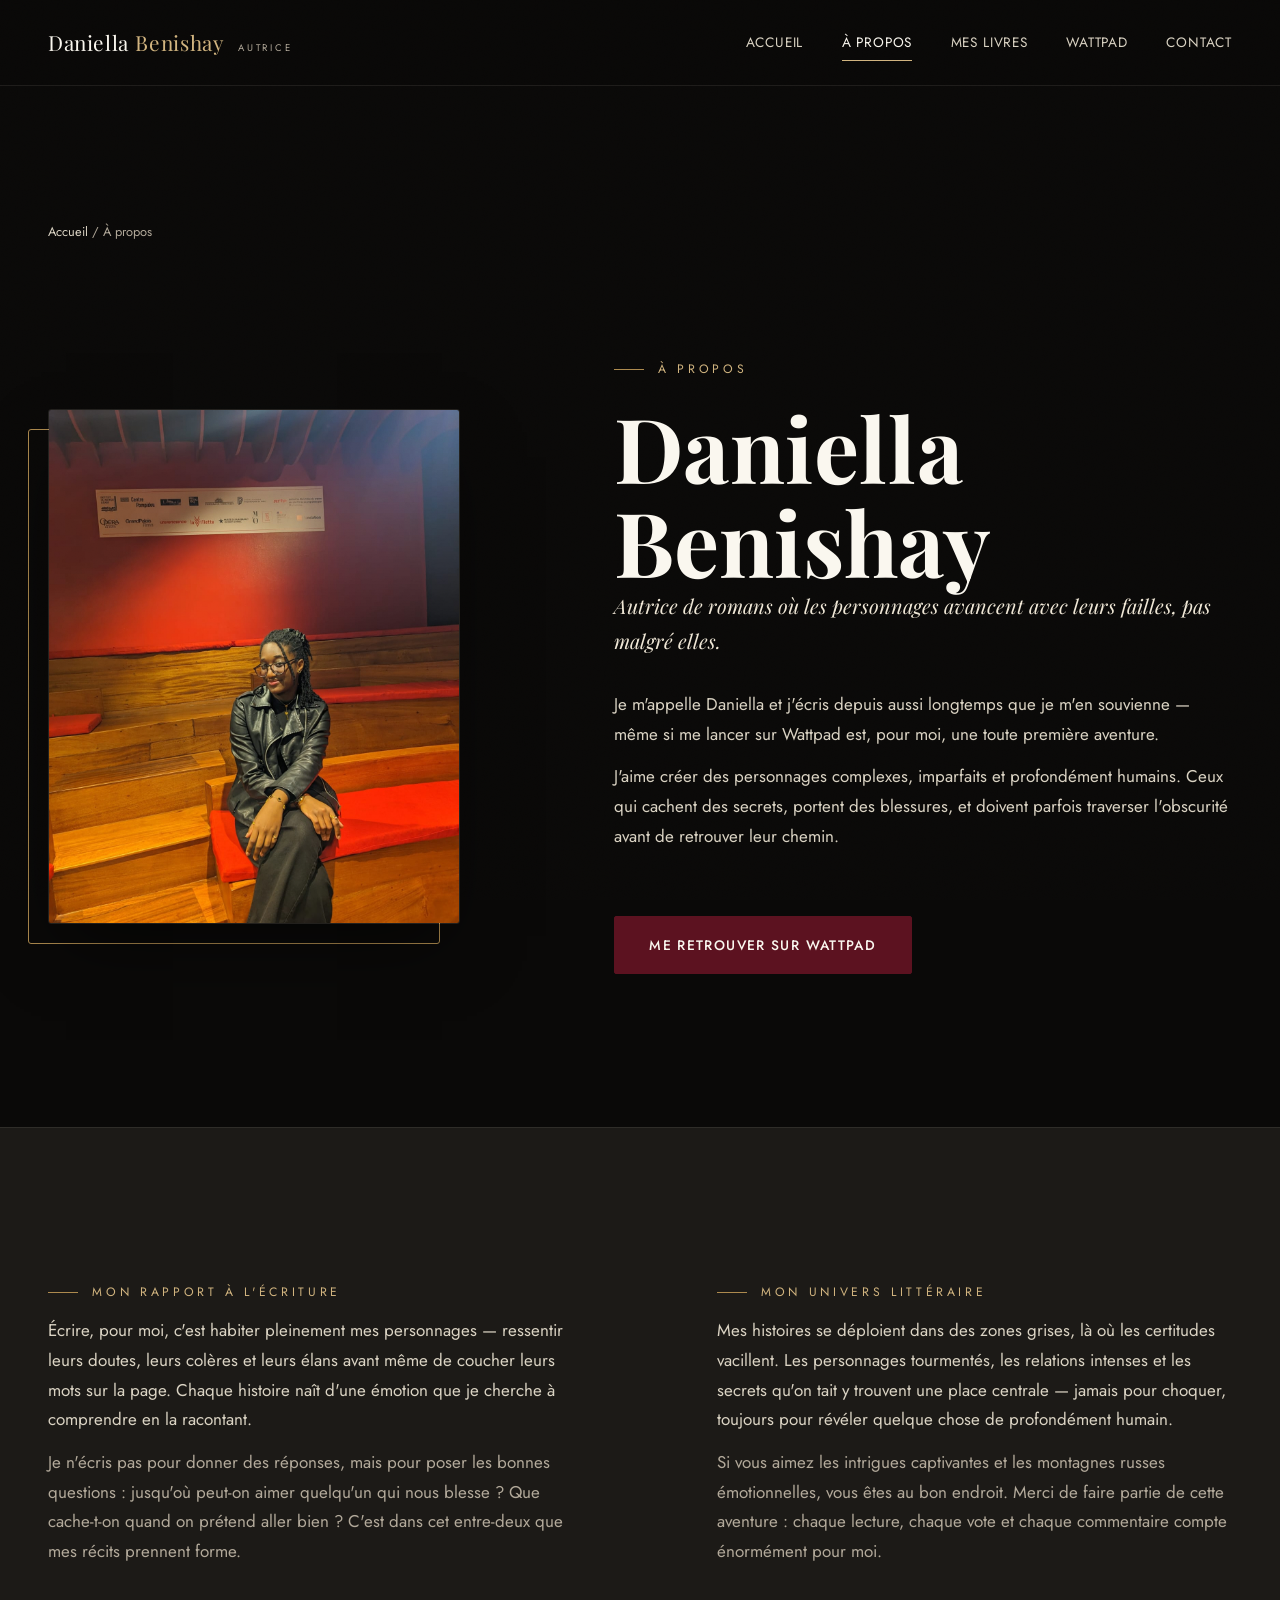
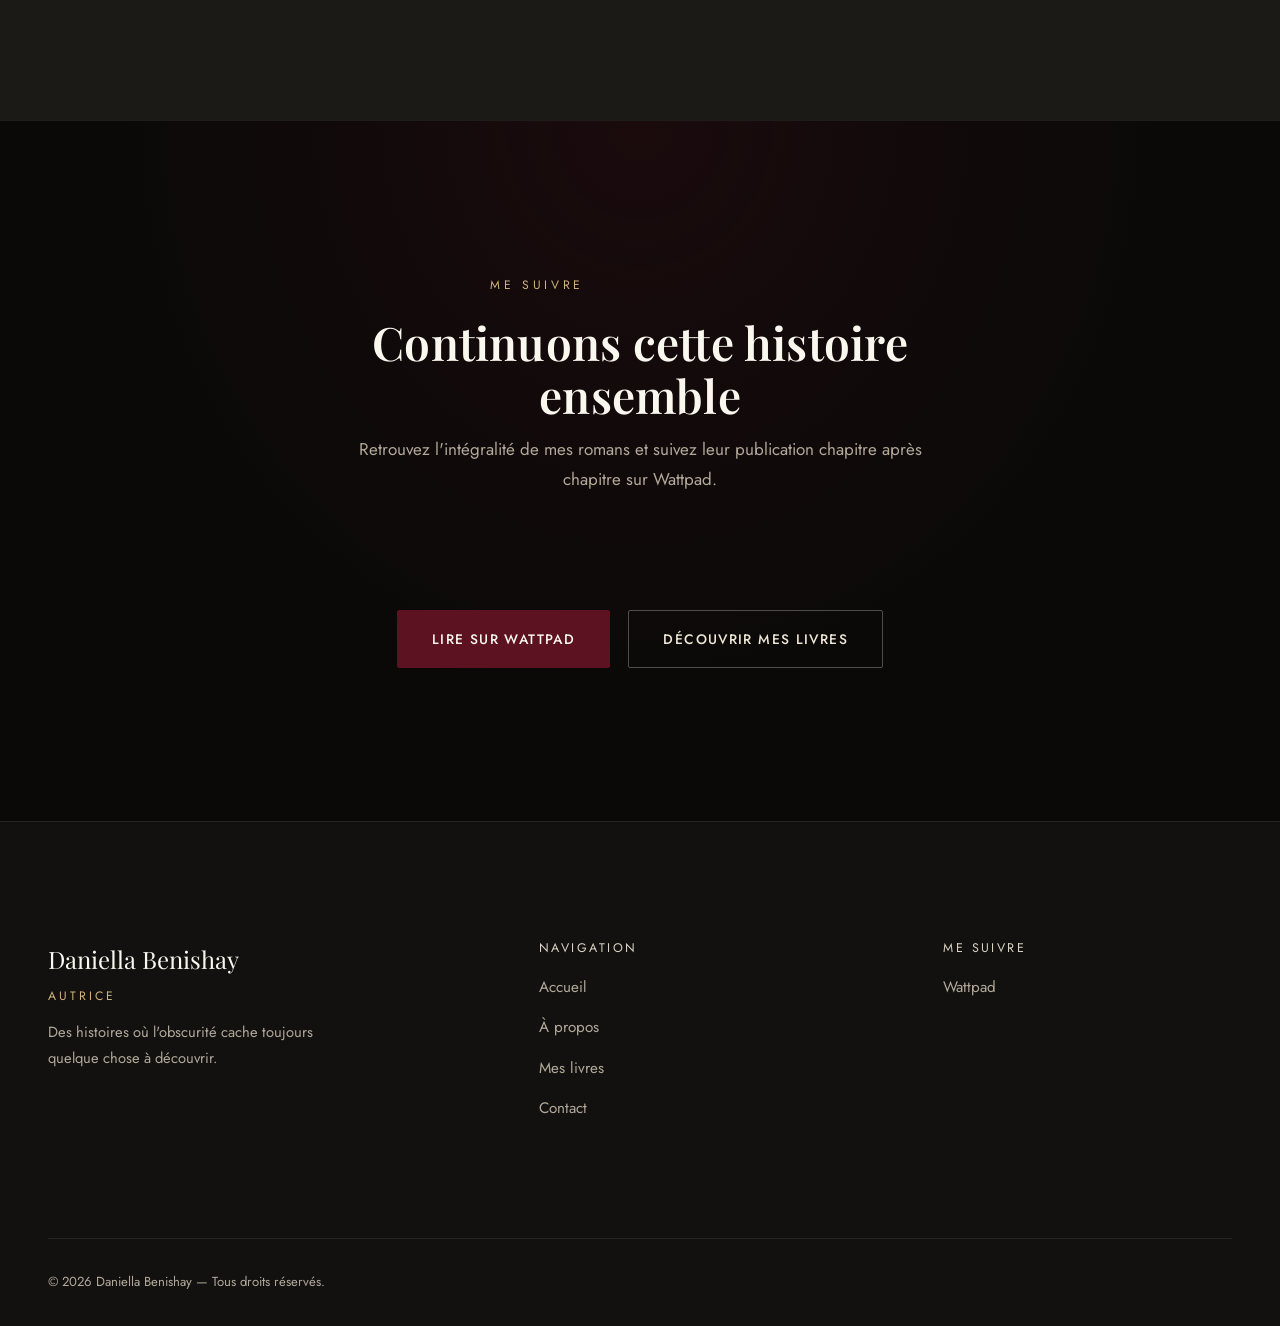
<file: about.html>
<!DOCTYPE html>
<html lang="fr">
<head>
  <meta charset="UTF-8" />
  <meta name="viewport" content="width=device-width, initial-scale=1.0" />
  <title>À propos — Daniella Benishay</title>
  <meta name="description" content="Découvrez Daniella Benishay : son rapport à l'écriture, son univers littéraire et la passion qui l'anime depuis toujours." />
  <meta name="author" content="Daniella Benishay" />

  <meta property="og:type" content="profile" />
  <meta property="og:title" content="À propos — Daniella Benishay" />
  <meta property="og:description" content="Son rapport à l'écriture, son univers littéraire et la passion qui l'anime depuis toujours." />
  <meta property="og:image" content="images/author/daniella.jpg" />
  <meta property="og:locale" content="fr_FR" />

  <link rel="icon" type="image/svg+xml" href="favicon.svg" />
  <link rel="preconnect" href="https://fonts.googleapis.com" />
  <link rel="preconnect" href="https://fonts.gstatic.com" crossorigin />
  <link href="https://fonts.googleapis.com/css2?family=Playfair+Display:ital,wght@0,500;0,600;0,700;0,800;1,500;1,600&amp;family=Jost:wght@300;400;500;600&amp;display=swap" rel="stylesheet" />
  <link rel="stylesheet" href="css/style.css" />
</head>
<body>
  <div class="transition-page" aria-hidden="true"><span class="transition-page__marque">D. B.</span></div>

  <a class="lien-evite" href="#contenu-principal">Aller au contenu principal</a>

  <header class="entete">
    <nav class="nav" aria-label="Navigation principale">
      <a href="index.html" class="nav__logo">Daniella <span>Benishay</span><em>Autrice</em></a>

      <div class="nav__liens nav__liens--mobile" id="menu-navigation">
        <ul class="nav__liste">
          <li><a href="index.html">Accueil</a></li>
          <li><a href="about.html" aria-current="page">À propos</a></li>
          <li><a href="books.html">Mes livres</a></li>
          <li><a href="https://www.wattpad.com/user/deliaben16?utm_source=android&amp;utm_medium=link&amp;utm_campaign=invitefriends" target="_blank" rel="noopener noreferrer">Wattpad</a></li>
          <li><a href="contact.html">Contact</a></li>
        </ul>
      </div>

      <button class="nav__hamburger" aria-expanded="false" aria-controls="menu-navigation" aria-label="Ouvrir le menu de navigation">
        <span></span><span></span><span></span>
      </button>
    </nav>
  </header>

  <div class="voile-menu"></div>

  <main id="contenu-principal">
    <section class="about-hero">
      <div class="container">
        <p class="fil-ariane"><a href="index.html">Accueil</a> / À propos</p>
        <div class="about-hero__grille mt-lg">
          <div class="about-hero__portrait-cadre au-scroll">
            <div class="about-hero__portrait" data-cadre-couverture data-texte-absent="Photo à venir">
              <!-- AJOUTER LA PHOTO DE DANIELLA ICI : remplacez le fichier images/author/daniella.jpg -->
              <img data-couverture src="images/author/daniella.jpg" alt="Photo placeholder de Daniella Benishay — à remplacer par une photo officielle" loading="lazy" width="900" height="1100" />
            </div>
            <div class="about-hero__cadre-decor" aria-hidden="true"></div>
          </div>
          <div class="about-hero__texte au-scroll" style="--retard:0.1s">
            <p class="kicker">À propos</p>
            <h1>Daniella Benishay</h1>
            <p class="about-hero__accroche">Autrice de romans où les personnages avancent avec leurs failles, pas malgré elles.</p>
            <p>Je m'appelle Daniella et j'écris depuis aussi longtemps que je m'en souvienne — même si me lancer sur Wattpad est, pour moi, une toute première aventure.</p>
            <p>J'aime créer des personnages complexes, imparfaits et profondément humains. Ceux qui cachent des secrets, portent des blessures, et doivent parfois traverser l'obscurité avant de retrouver leur chemin.</p>
            <div class="groupe-boutons mt-md">
              <a href="https://www.wattpad.com/user/deliaben16?utm_source=android&amp;utm_medium=link&amp;utm_campaign=invitefriends" class="btn btn--primaire" target="_blank" rel="noopener noreferrer">Me retrouver sur Wattpad</a>
            </div>
          </div>
        </div>
      </div>
    </section>

    <section class="section-editoriale">
      <div class="container">
        <div class="section-editoriale__grille">
          <div class="section-editoriale__bloc au-scroll">
            <p class="kicker">Mon rapport à l'écriture</p>
            <h3 class="sr-only">Mon rapport à l'écriture</h3>
            <p>Écrire, pour moi, c'est habiter pleinement mes personnages — ressentir leurs doutes, leurs colères et leurs élans avant même de coucher leurs mots sur la page. Chaque histoire naît d'une émotion que je cherche à comprendre en la racontant.</p>
            <p>Je n'écris pas pour donner des réponses, mais pour poser les bonnes questions : jusqu'où peut-on aimer quelqu'un qui nous blesse ? Que cache-t-on quand on prétend aller bien ? C'est dans cet entre-deux que mes récits prennent forme.</p>
          </div>
          <div class="section-editoriale__bloc au-scroll" style="--retard:0.12s">
            <p class="kicker">Mon univers littéraire</p>
            <h3 class="sr-only">Mon univers littéraire</h3>
            <p>Mes histoires se déploient dans des zones grises, là où les certitudes vacillent. Les personnages tourmentés, les relations intenses et les secrets qu'on tait y trouvent une place centrale — jamais pour choquer, toujours pour révéler quelque chose de profondément humain.</p>
            <p>Si vous aimez les intrigues captivantes et les montagnes russes émotionnelles, vous êtes au bon endroit. Merci de faire partie de cette aventure : chaque lecture, chaque vote et chaque commentaire compte énormément pour moi.</p>
          </div>
        </div>
      </div>
    </section>

    <section class="wattpad-cta">
      <div class="container">
        <div class="wattpad-cta__contenu au-scroll">
          <p class="kicker">Me suivre</p>
          <h2>Continuons cette histoire ensemble</h2>
          <p class="wattpad-cta__texte">Retrouvez l'intégralité de mes romans et suivez leur publication chapitre après chapitre sur Wattpad.</p>
          <div class="groupe-boutons">
            <a href="https://www.wattpad.com/user/deliaben16?utm_source=android&amp;utm_medium=link&amp;utm_campaign=invitefriends" class="btn btn--primaire" target="_blank" rel="noopener noreferrer">Lire sur Wattpad</a>
            <a href="books.html" class="btn btn--secondaire">Découvrir mes livres</a>
          </div>
        </div>
      </div>
    </section>
  </main>

  <footer class="pied-de-page">
    <div class="container">
      <div class="pied-de-page__grille">
        <div>
          <p class="pied-de-page__marque">Daniella Benishay</p>
          <span class="pied-de-page__role">Autrice</span>
          <p class="pied-de-page__desc">Des histoires où l'obscurité cache toujours quelque chose à découvrir.</p>
        </div>
        <div>
          <p class="pied-de-page__titre-colonne">Navigation</p>
          <ul class="pied-de-page__liens">
            <li><a href="index.html">Accueil</a></li>
            <li><a href="about.html">À propos</a></li>
            <li><a href="books.html">Mes livres</a></li>
            <li><a href="contact.html">Contact</a></li>
          </ul>
        </div>
        <div>
          <p class="pied-de-page__titre-colonne">Me suivre</p>
          <ul class="pied-de-page__liens">
            <li><a href="https://www.wattpad.com/user/deliaben16?utm_source=android&amp;utm_medium=link&amp;utm_campaign=invitefriends" target="_blank" rel="noopener noreferrer">Wattpad</a></li>
          </ul>
        </div>
      </div>
      <div class="pied-de-page__bas">
        <p>© <span data-annee-courante>2026</span> Daniella Benishay — Tous droits réservés.</p>
      </div>
    </div>
  </footer>

  <button class="retour-haut" aria-label="Revenir en haut de la page">↑</button>
  <div class="curseur-point" aria-hidden="true"></div>
  <div class="curseur-anneau" aria-hidden="true"></div>

  <script src="js/script.js"></script>
</body>
</html>
</file>
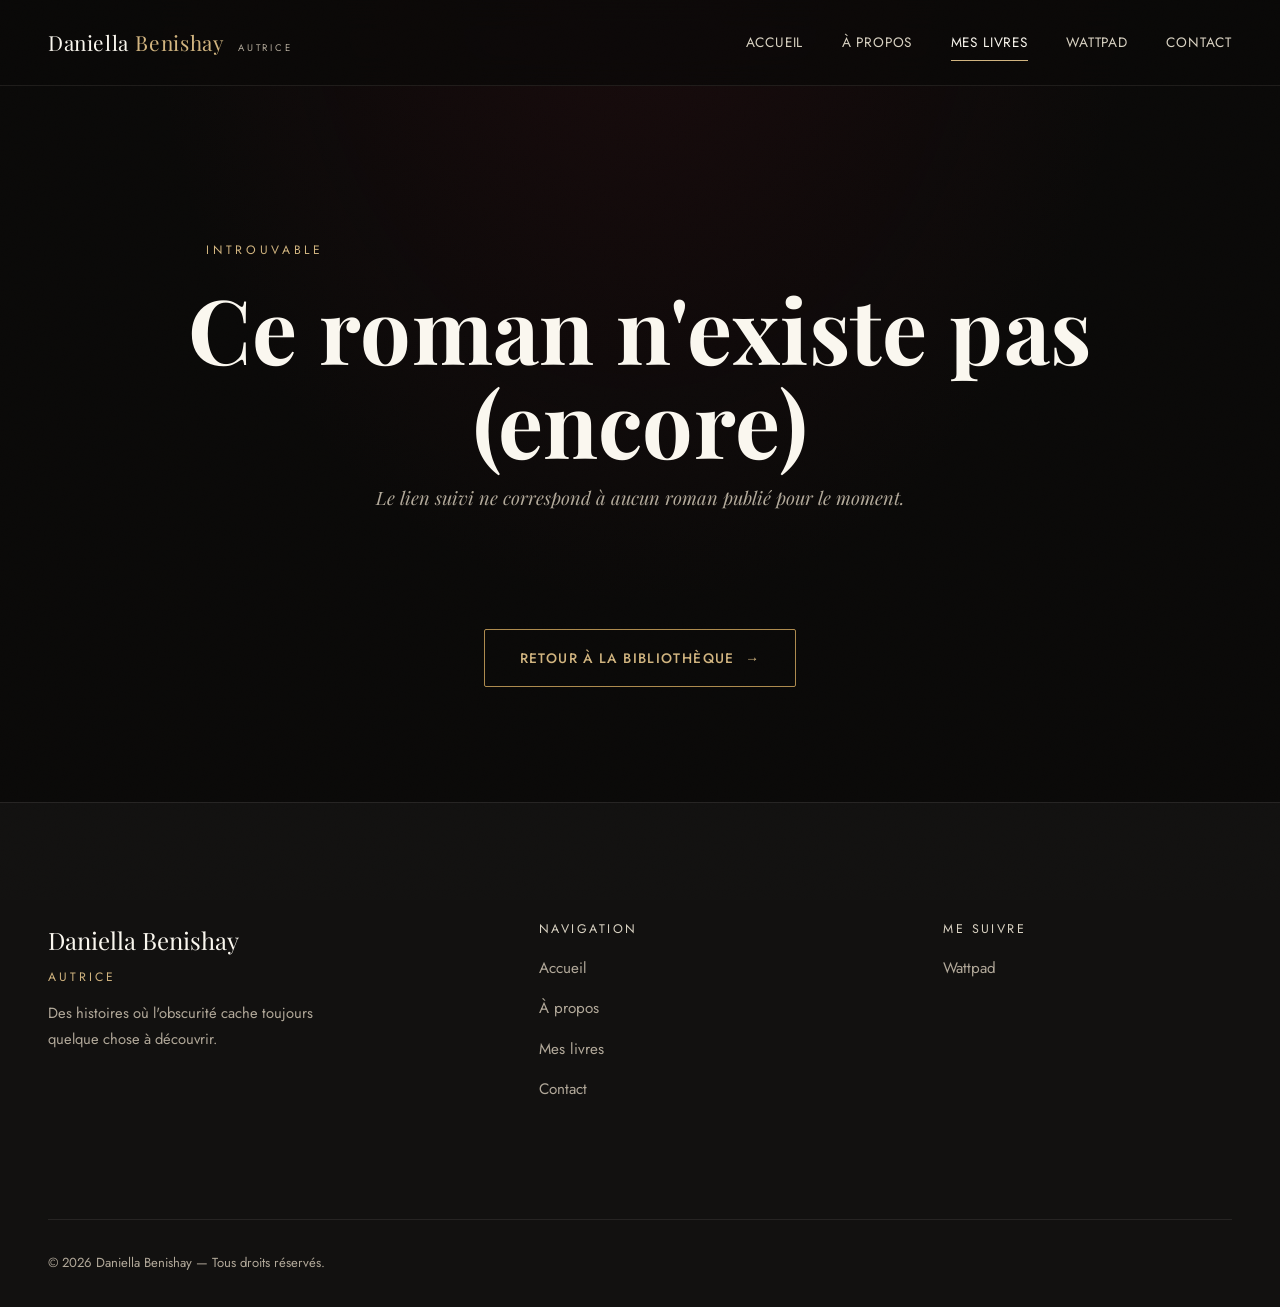
<file: book.html>
<!DOCTYPE html>
<html lang="fr">
<head>
  <meta charset="UTF-8" />
  <meta name="viewport" content="width=device-width, initial-scale=1.0" />
  <!-- Le titre, la description et l'image ci-dessous sont des valeurs par
       défaut : js/script.js les remplace par les informations du roman dès
       que la page est chargée (voir js/books.js pour éditer ces romans). -->
  <title>Roman — Daniella Benishay</title>
  <meta name="description" content="Découvrez les romans de Daniella Benishay, autrice." />
  <meta name="author" content="Daniella Benishay" />

  <meta property="og:type" content="book" />
  <meta property="og:title" content="Roman — Daniella Benishay" />
  <meta property="og:description" content="Découvrez les romans de Daniella Benishay, autrice." />
  <meta property="og:image" content="images/author/daniella.jpg" />
  <meta property="og:locale" content="fr_FR" />

  <link rel="icon" type="image/svg+xml" href="favicon.svg" />
  <link rel="preconnect" href="https://fonts.googleapis.com" />
  <link rel="preconnect" href="https://fonts.gstatic.com" crossorigin />
  <link href="https://fonts.googleapis.com/css2?family=Playfair+Display:ital,wght@0,500;0,600;0,700;0,800;1,500;1,600&amp;family=Jost:wght@300;400;500;600&amp;display=swap" rel="stylesheet" />
  <link rel="stylesheet" href="css/style.css" />
</head>
<body>
  <div class="barre-lecture" aria-hidden="true"></div>
  <div class="transition-page" aria-hidden="true"><span class="transition-page__marque">D. B.</span></div>

  <a class="lien-evite" href="#contenu-principal">Aller au contenu principal</a>

  <noscript>
    <p style="background:#5c1220;color:#faf7ef;text-align:center;padding:1rem;font-family:sans-serif;">
      Cette page nécessite JavaScript pour afficher le roman demandé.
      Vous pouvez aussi consulter <a href="books.html" style="color:#d1b47f;">la bibliothèque</a> directement.
    </p>
  </noscript>

  <header class="entete">
    <nav class="nav" aria-label="Navigation principale">
      <a href="index.html" class="nav__logo">Daniella <span>Benishay</span><em>Autrice</em></a>

      <div class="nav__liens nav__liens--mobile" id="menu-navigation">
        <ul class="nav__liste">
          <li><a href="index.html">Accueil</a></li>
          <li><a href="about.html">À propos</a></li>
          <li><a href="books.html" aria-current="page">Mes livres</a></li>
          <li><a href="https://www.wattpad.com/user/deliaben16?utm_source=android&amp;utm_medium=link&amp;utm_campaign=invitefriends" target="_blank" rel="noopener noreferrer">Wattpad</a></li>
          <li><a href="contact.html">Contact</a></li>
        </ul>
      </div>

      <button class="nav__hamburger" aria-expanded="false" aria-controls="menu-navigation" aria-label="Ouvrir le menu de navigation">
        <span></span><span></span><span></span>
      </button>
    </nav>
  </header>

  <div class="voile-menu"></div>

  <main id="contenu-principal">
    <!-- Tout le contenu ci-dessous est rempli automatiquement par
         js/script.js à partir de js/books.js, en fonction de l'identifiant
         présent dans l'adresse (book.html?id=...). Rien à modifier ici. -->

    <section class="livre-hero" data-champ-section="livre">
      <div class="container">
        <p class="fil-ariane"><a href="index.html">Accueil</a> / <a href="books.html">Mes livres</a> / <span data-champ="fil-ariane-titre"></span></p>

        <div class="livre-hero__grille mt-lg">
          <div class="livre-hero__couverture-cadre au-scroll">
            <div class="grande-couverture" data-cadre-couverture data-texte-absent="Couverture à venir">
              <img data-couverture data-champ="cover" alt="" width="800" height="1200" />
            </div>
          </div>

          <div class="au-scroll" style="--retard:0.1s">
            <span class="livre-hero__genre" data-champ="genre"></span>
            <h1 data-champ="titre"></h1>

            <h2 class="sr-only">Résumé</h2>
            <p class="livre-hero__resume" data-champ="resume"></p>

            <blockquote class="livre-hero__citation" data-champ-bloc="citation" hidden>
              <p data-champ="citation"></p>
            </blockquote>

            <div class="livre-hero__meta" data-champ="meta"></div>

            <div class="livre-hero__boutons" data-champ="boutons"></div>
          </div>
        </div>
      </div>
    </section>

    <!-- Section facultative : n'apparaît que si le champ "universe" du
         livre (js/books.js) est rempli. Masquée proprement sinon (pas de
         texte de remplacement). -->
    <section class="section-univers-livre" data-champ-section="livre" data-champ-section-optionnelle="univers">
      <div class="container">
        <div class="section-univers-livre__contenu au-scroll">
          <p class="kicker kicker--centre">L'univers</p>
          <h2>L'univers du roman</h2>
          <p class="mt-md" data-champ="univers"></p>
        </div>
      </div>
    </section>

    <!-- Section facultative : n'apparaît que si le champ "excerpt" du
         livre (js/books.js) est rempli. Masquée proprement sinon. -->
    <section class="extrait" data-champ-section="livre" data-champ-section-optionnelle="excerpt">
      <div class="container">
        <div class="au-scroll">
          <p class="kicker kicker--centre">Extrait</p>
          <blockquote class="mt-md">
            <p data-champ="extrait"></p>
          </blockquote>
        </div>
      </div>
    </section>

    <section class="autre-livre" data-champ-section="autre-livre" hidden>
      <div class="container">
        <div class="au-scroll">
          <p class="kicker kicker--centre">À découvrir aussi</p>
          <h2 data-champ="autre-livre-titre"></h2>
          <div class="groupe-boutons mt-md" style="justify-content:center;">
            <a href="books.html" class="btn btn--or" data-champ="autre-livre-lien">Découvrir ce roman <span class="btn__fleche">→</span></a>
          </div>
        </div>
      </div>
    </section>

    <section class="page-entete" data-champ-section="introuvable" hidden>
      <div class="container">
        <p class="kicker kicker--centre">Introuvable</p>
        <h1>Ce roman n'existe pas (encore)</h1>
        <p class="page-entete__sous-titre">Le lien suivi ne correspond à aucun roman publié pour le moment.</p>
        <div class="groupe-boutons mt-lg" style="justify-content:center;">
          <a href="books.html" class="btn btn--or">Retour à la bibliothèque <span class="btn__fleche">→</span></a>
        </div>
      </div>
    </section>
  </main>

  <footer class="pied-de-page">
    <div class="container">
      <div class="pied-de-page__grille">
        <div>
          <p class="pied-de-page__marque">Daniella Benishay</p>
          <span class="pied-de-page__role">Autrice</span>
          <p class="pied-de-page__desc">Des histoires où l'obscurité cache toujours quelque chose à découvrir.</p>
        </div>
        <div>
          <p class="pied-de-page__titre-colonne">Navigation</p>
          <ul class="pied-de-page__liens">
            <li><a href="index.html">Accueil</a></li>
            <li><a href="about.html">À propos</a></li>
            <li><a href="books.html">Mes livres</a></li>
            <li><a href="contact.html">Contact</a></li>
          </ul>
        </div>
        <div>
          <p class="pied-de-page__titre-colonne">Me suivre</p>
          <ul class="pied-de-page__liens">
            <li><a href="https://www.wattpad.com/user/deliaben16?utm_source=android&amp;utm_medium=link&amp;utm_campaign=invitefriends" target="_blank" rel="noopener noreferrer">Wattpad</a></li>
          </ul>
        </div>
      </div>
      <div class="pied-de-page__bas">
        <p>© <span data-annee-courante>2026</span> Daniella Benishay — Tous droits réservés.</p>
      </div>
    </div>
  </footer>

  <button class="retour-haut" aria-label="Revenir en haut de la page">↑</button>
  <div class="curseur-point" aria-hidden="true"></div>
  <div class="curseur-anneau" aria-hidden="true"></div>

  <script src="js/books.js"></script>
  <script src="js/script.js"></script>
</body>
</html>
</file>
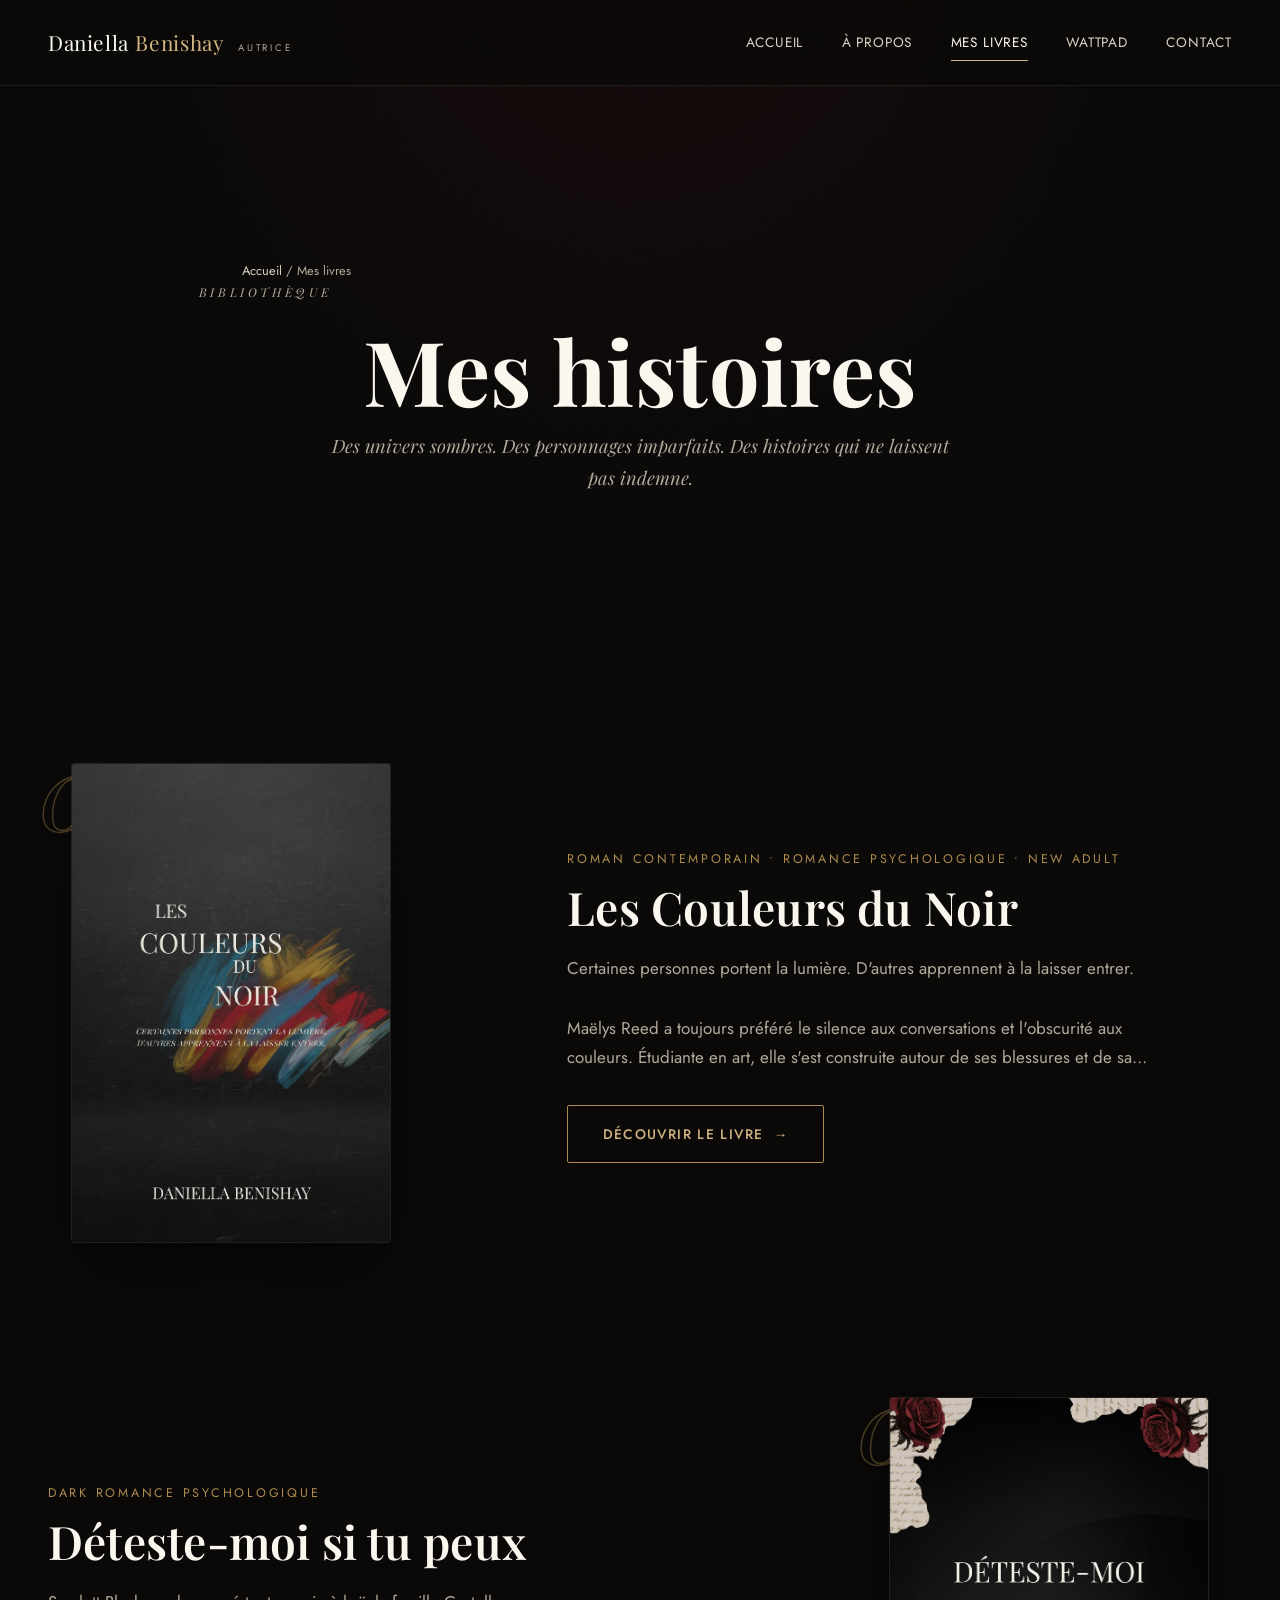
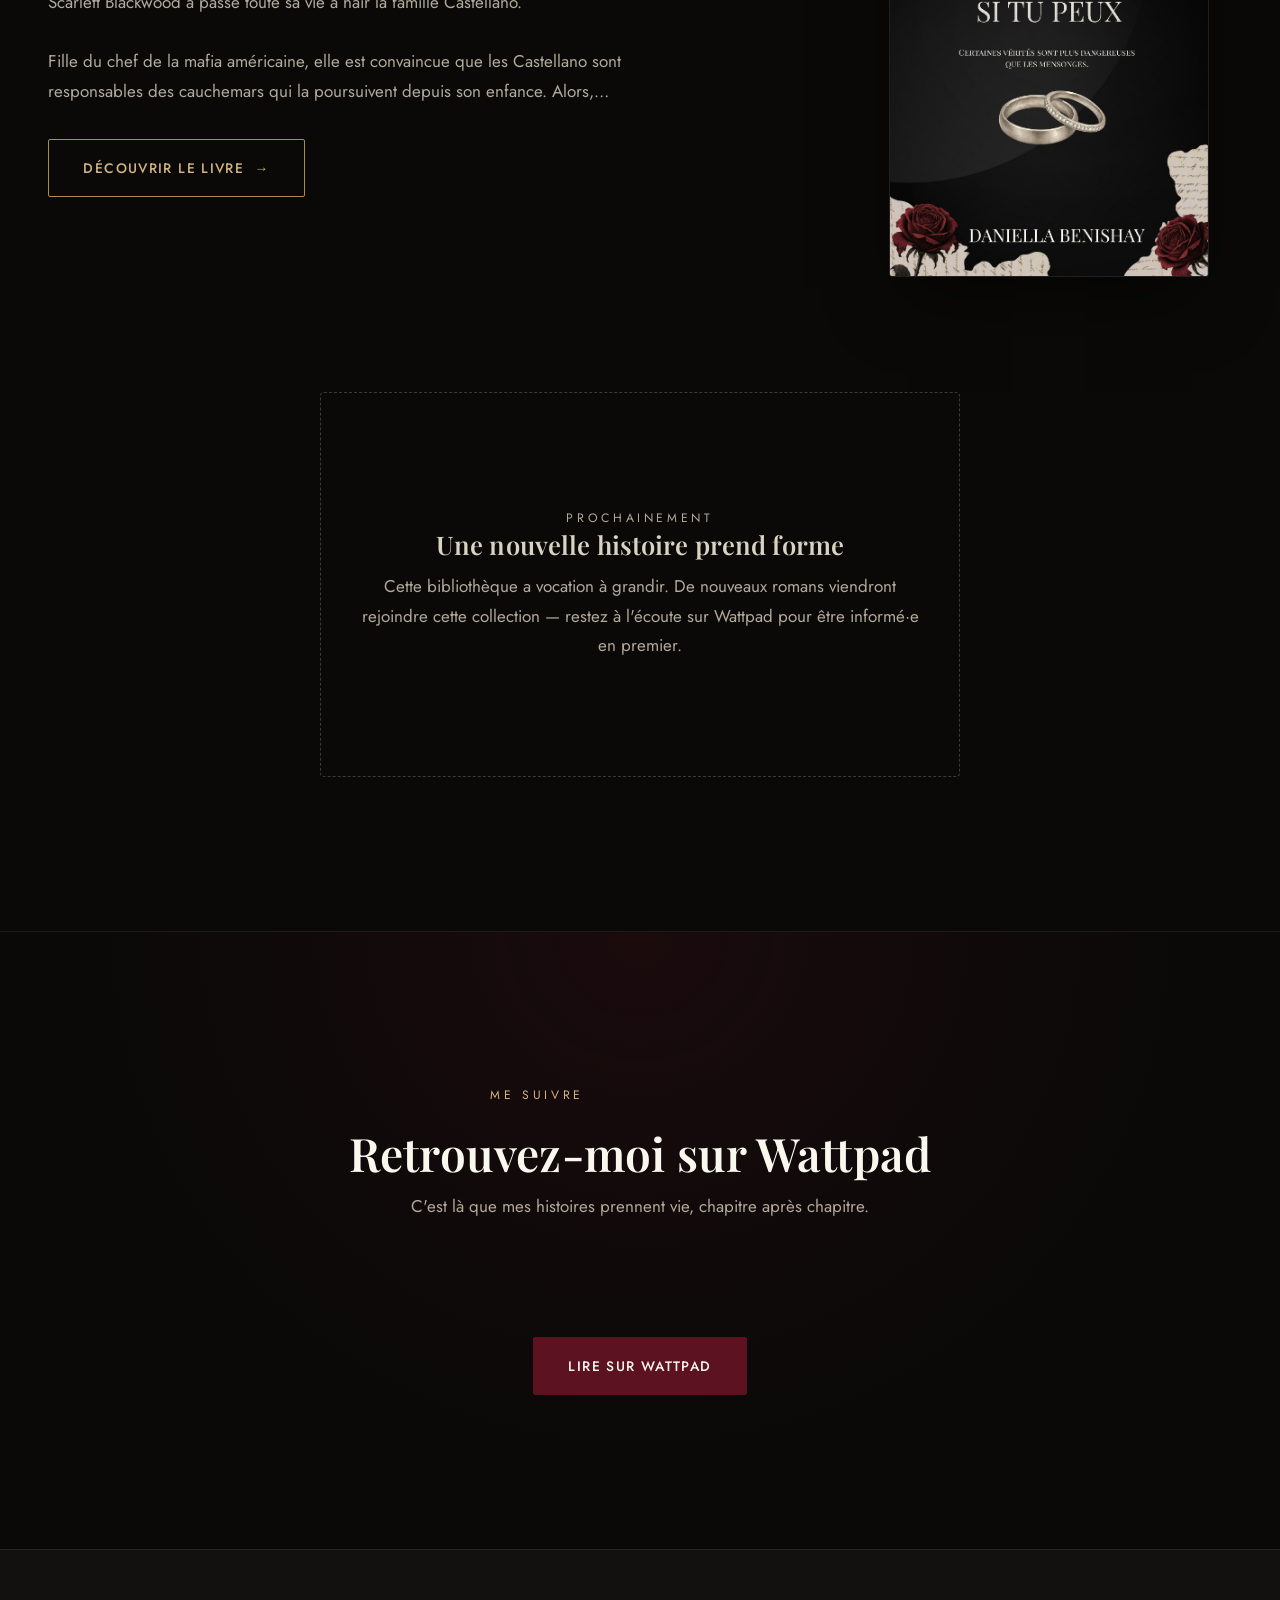
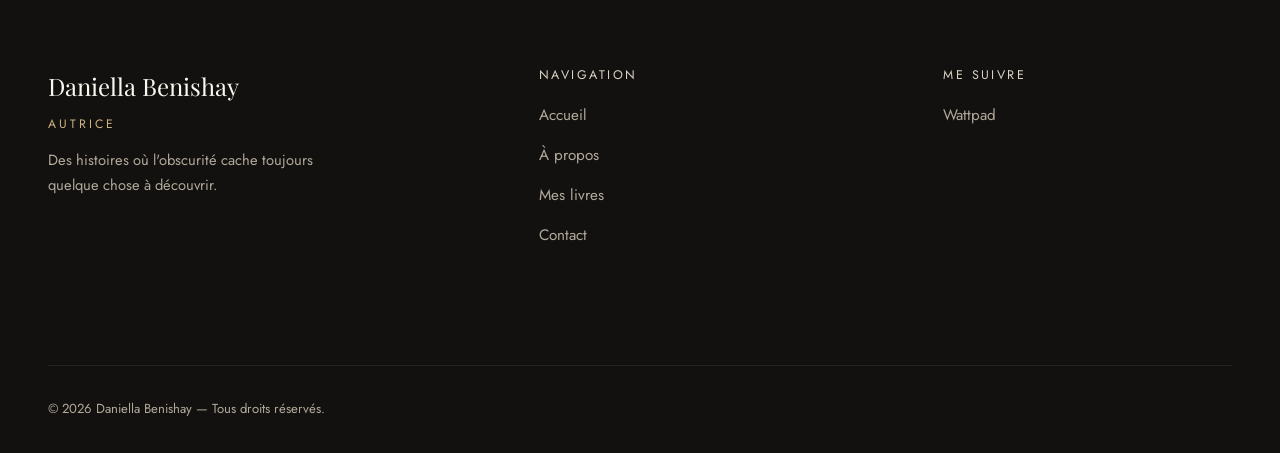
<file: books.html>
<!DOCTYPE html>
<html lang="fr">
<head>
  <meta charset="UTF-8" />
  <meta name="viewport" content="width=device-width, initial-scale=1.0" />
  <title>Mes livres — Daniella Benishay</title>
  <meta name="description" content="Découvrez les romans de l'autrice Daniella Benishay." />
  <meta name="author" content="Daniella Benishay" />

  <meta property="og:type" content="website" />
  <meta property="og:title" content="Mes livres — Daniella Benishay" />
  <meta property="og:description" content="Des univers sombres. Des personnages imparfaits. Des histoires qui ne laissent pas indemne." />
  <meta property="og:image" content="images/books/les-couleurs-du-noir.jpg" />
  <meta property="og:locale" content="fr_FR" />

  <link rel="icon" type="image/svg+xml" href="favicon.svg" />
  <link rel="preconnect" href="https://fonts.googleapis.com" />
  <link rel="preconnect" href="https://fonts.gstatic.com" crossorigin />
  <link href="https://fonts.googleapis.com/css2?family=Playfair+Display:ital,wght@0,500;0,600;0,700;0,800;1,500;1,600&amp;family=Jost:wght@300;400;500;600&amp;display=swap" rel="stylesheet" />
  <link rel="stylesheet" href="css/style.css" />
</head>
<body>
  <div class="transition-page" aria-hidden="true"><span class="transition-page__marque">D. B.</span></div>

  <a class="lien-evite" href="#contenu-principal">Aller au contenu principal</a>

  <header class="entete">
    <nav class="nav" aria-label="Navigation principale">
      <a href="index.html" class="nav__logo">Daniella <span>Benishay</span><em>Autrice</em></a>

      <div class="nav__liens nav__liens--mobile" id="menu-navigation">
        <ul class="nav__liste">
          <li><a href="index.html">Accueil</a></li>
          <li><a href="about.html">À propos</a></li>
          <li><a href="books.html" aria-current="page">Mes livres</a></li>
          <li><a href="https://www.wattpad.com/user/deliaben16?utm_source=android&amp;utm_medium=link&amp;utm_campaign=invitefriends" target="_blank" rel="noopener noreferrer">Wattpad</a></li>
          <li><a href="contact.html">Contact</a></li>
        </ul>
      </div>

      <button class="nav__hamburger" aria-expanded="false" aria-controls="menu-navigation" aria-label="Ouvrir le menu de navigation">
        <span></span><span></span><span></span>
      </button>
    </nav>
  </header>

  <div class="voile-menu"></div>

  <main id="contenu-principal">
    <section class="page-entete">
      <div class="container">
        <p class="fil-ariane"><a href="index.html">Accueil</a> / Mes livres</p>
        <p class="kicker kicker--centre"><span class="kicker__num">Bibliothèque</span></p>
        <h1>Mes histoires</h1>
        <p class="page-entete__sous-titre">Des univers sombres. Des personnages imparfaits. Des histoires qui ne laissent pas indemne.</p>
      </div>
    </section>

    <section class="bibliotheque">
      <div class="container">
        <!-- Rempli automatiquement par js/script.js à partir de js/books.js :
             un roman par entrée du tableau, dans l'ordre où ils y figurent.
             Pour ajouter un roman ici, il suffit de l'ajouter dans
             js/books.js — voir GUIDE-IMAGES-ET-PDF.md à la racine du projet. -->
        <div class="collection" data-collection-livres></div>

        <div class="carte-a-venir au-scroll mt-lg" style="--retard:0.1s">
          <p class="kicker kicker--centre">Prochainement</p>
          <h3>Une nouvelle histoire prend forme</h3>
          <p>Cette bibliothèque a vocation à grandir. De nouveaux romans viendront rejoindre cette collection — restez à l'écoute sur Wattpad pour être informé·e en premier.</p>
        </div>
      </div>
    </section>

    <section class="wattpad-cta">
      <div class="container">
        <div class="wattpad-cta__contenu au-scroll">
          <p class="kicker">Me suivre</p>
          <h2>Retrouvez-moi sur Wattpad</h2>
          <p class="wattpad-cta__texte">C'est là que mes histoires prennent vie, chapitre après chapitre.</p>
          <div class="groupe-boutons">
            <a href="https://www.wattpad.com/user/deliaben16?utm_source=android&amp;utm_medium=link&amp;utm_campaign=invitefriends" class="btn btn--primaire" target="_blank" rel="noopener noreferrer">Lire sur Wattpad</a>
          </div>
        </div>
      </div>
    </section>
  </main>

  <footer class="pied-de-page">
    <div class="container">
      <div class="pied-de-page__grille">
        <div>
          <p class="pied-de-page__marque">Daniella Benishay</p>
          <span class="pied-de-page__role">Autrice</span>
          <p class="pied-de-page__desc">Des histoires où l'obscurité cache toujours quelque chose à découvrir.</p>
        </div>
        <div>
          <p class="pied-de-page__titre-colonne">Navigation</p>
          <ul class="pied-de-page__liens">
            <li><a href="index.html">Accueil</a></li>
            <li><a href="about.html">À propos</a></li>
            <li><a href="books.html">Mes livres</a></li>
            <li><a href="contact.html">Contact</a></li>
          </ul>
        </div>
        <div>
          <p class="pied-de-page__titre-colonne">Me suivre</p>
          <ul class="pied-de-page__liens">
            <li><a href="https://www.wattpad.com/user/deliaben16?utm_source=android&amp;utm_medium=link&amp;utm_campaign=invitefriends" target="_blank" rel="noopener noreferrer">Wattpad</a></li>
          </ul>
        </div>
      </div>
      <div class="pied-de-page__bas">
        <p>© <span data-annee-courante>2026</span> Daniella Benishay — Tous droits réservés.</p>
      </div>
    </div>
  </footer>

  <button class="retour-haut" aria-label="Revenir en haut de la page">↑</button>
  <div class="curseur-point" aria-hidden="true"></div>
  <div class="curseur-anneau" aria-hidden="true"></div>

  <script src="js/books.js"></script>
  <script src="js/script.js"></script>
</body>
</html>
</file>
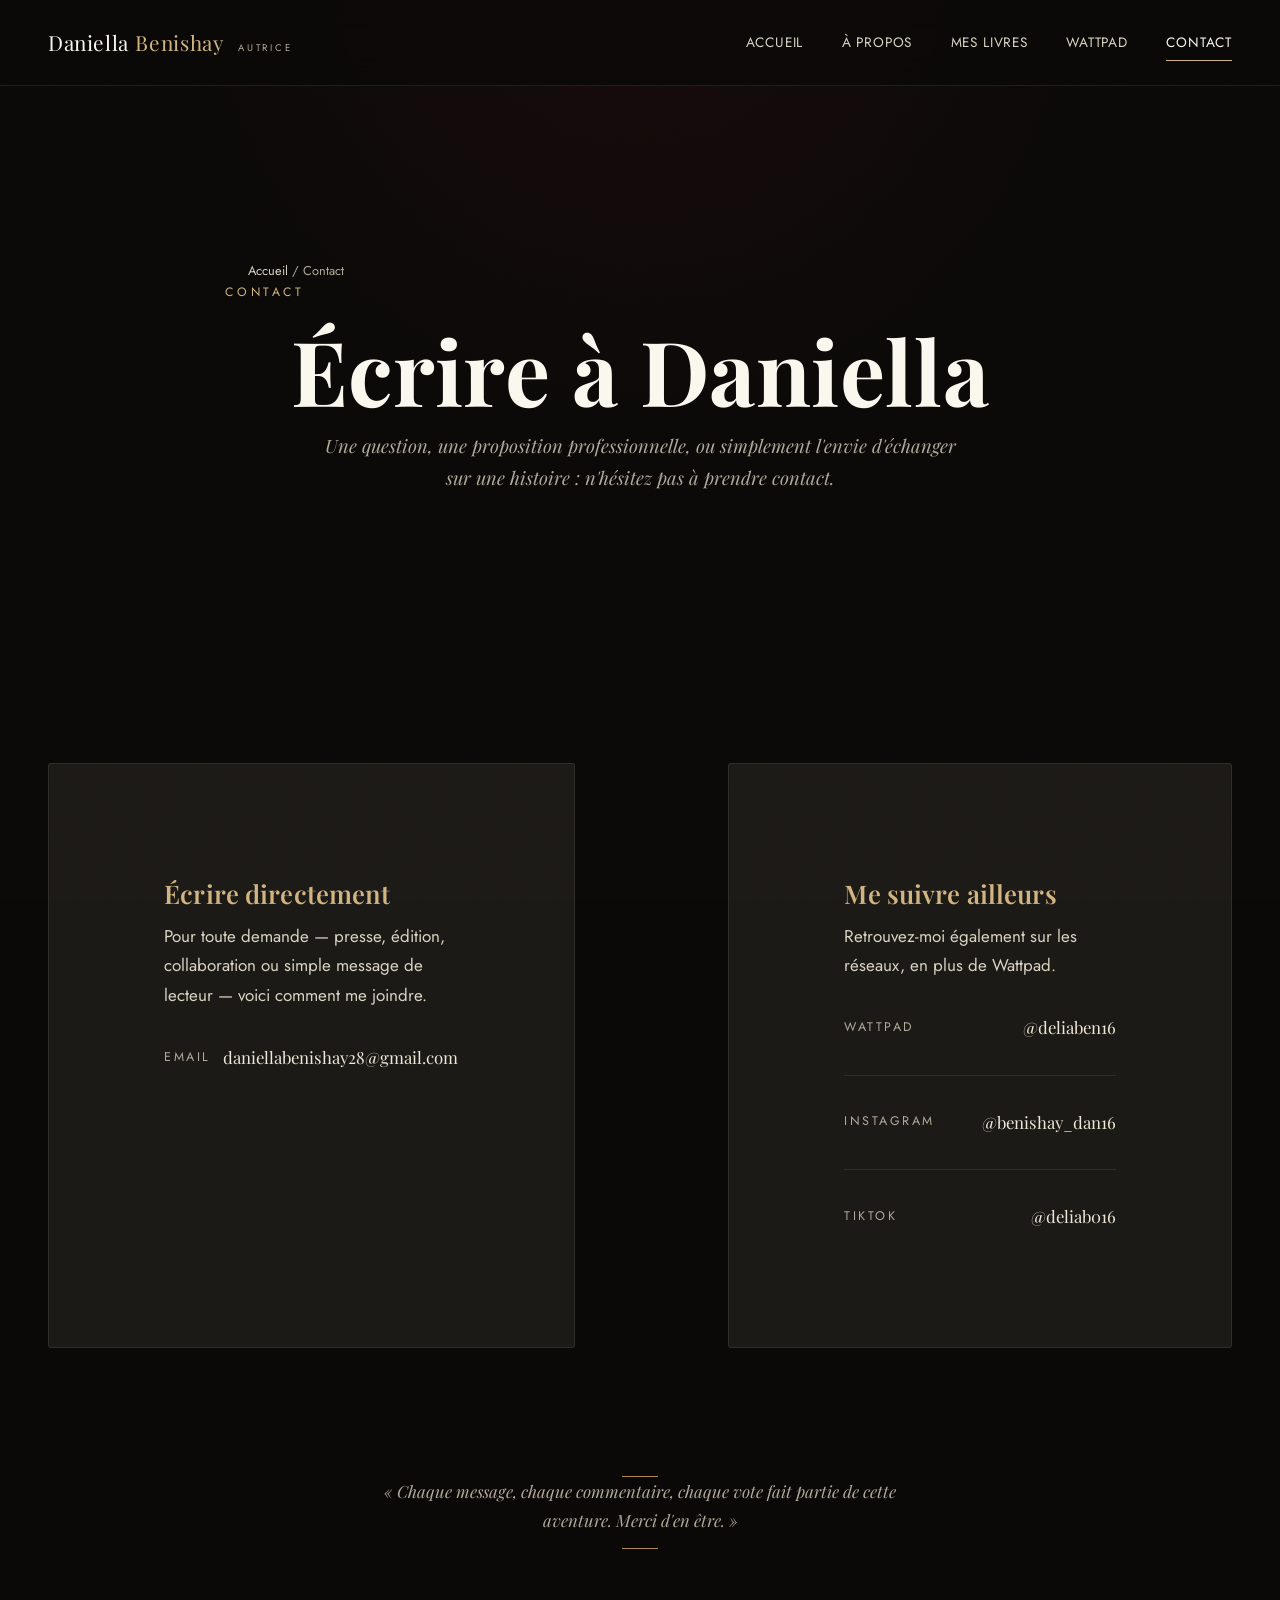
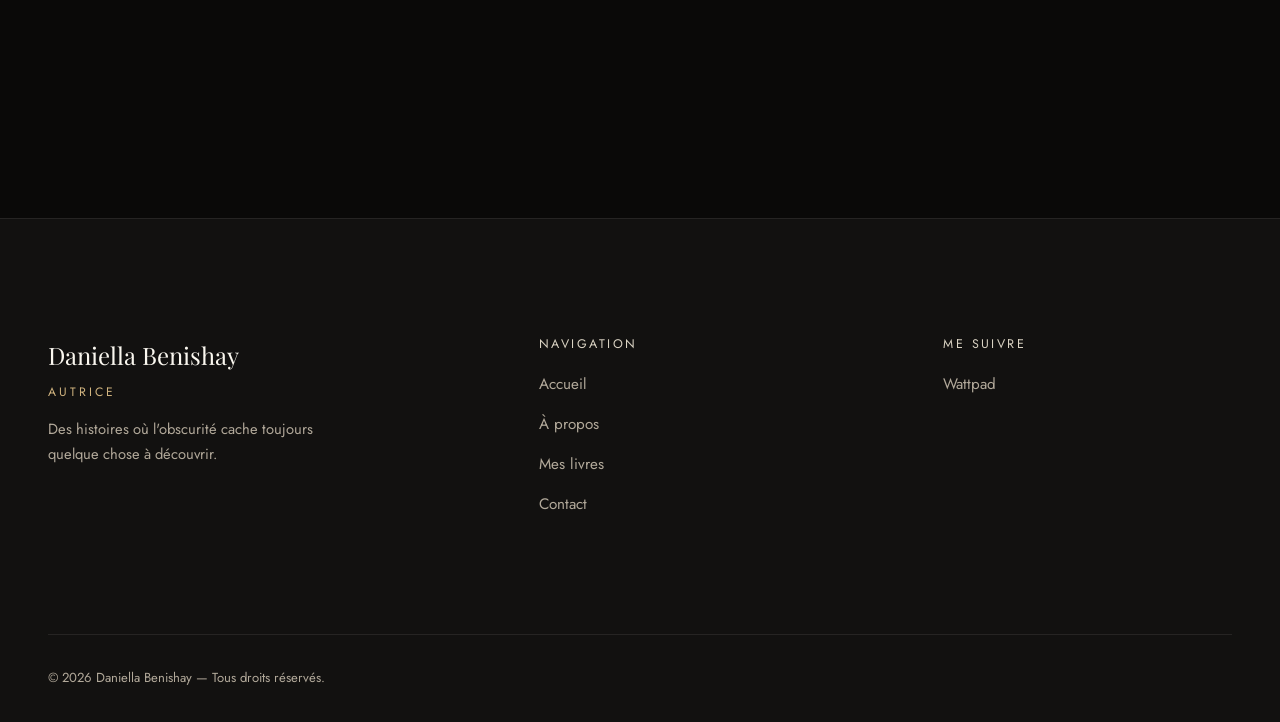
<file: contact.html>
<!DOCTYPE html>
<html lang="fr">
<head>
  <meta charset="UTF-8" />
  <meta name="viewport" content="width=device-width, initial-scale=1.0" />
  <title>Contact — Daniella Benishay</title>
  <meta name="description" content="Écrire à Daniella Benishay, autrice, pour toute question ou proposition professionnelle." />
  <meta name="author" content="Daniella Benishay" />

  <meta property="og:type" content="website" />
  <meta property="og:title" content="Contact — Daniella Benishay" />
  <meta property="og:description" content="Une question, une proposition ? Écrivez à Daniella." />
  <meta property="og:image" content="images/author/daniella.jpg" />
  <meta property="og:locale" content="fr_FR" />

  <link rel="icon" type="image/svg+xml" href="favicon.svg" />
  <link rel="preconnect" href="https://fonts.googleapis.com" />
  <link rel="preconnect" href="https://fonts.gstatic.com" crossorigin />
  <link href="https://fonts.googleapis.com/css2?family=Playfair+Display:ital,wght@0,500;0,600;0,700;0,800;1,500;1,600&amp;family=Jost:wght@300;400;500;600&amp;display=swap" rel="stylesheet" />
  <link rel="stylesheet" href="css/style.css" />
</head>
<body>
  <div class="transition-page" aria-hidden="true"><span class="transition-page__marque">D. B.</span></div>

  <a class="lien-evite" href="#contenu-principal">Aller au contenu principal</a>

  <header class="entete">
    <nav class="nav" aria-label="Navigation principale">
      <a href="index.html" class="nav__logo">Daniella <span>Benishay</span><em>Autrice</em></a>

      <div class="nav__liens nav__liens--mobile" id="menu-navigation">
        <ul class="nav__liste">
          <li><a href="index.html">Accueil</a></li>
          <li><a href="about.html">À propos</a></li>
          <li><a href="books.html">Mes livres</a></li>
          <li><a href="https://www.wattpad.com/user/deliaben16?utm_source=android&amp;utm_medium=link&amp;utm_campaign=invitefriends" target="_blank" rel="noopener noreferrer">Wattpad</a></li>
          <li><a href="contact.html" aria-current="page">Contact</a></li>
        </ul>
      </div>

      <button class="nav__hamburger" aria-expanded="false" aria-controls="menu-navigation" aria-label="Ouvrir le menu de navigation">
        <span></span><span></span><span></span>
      </button>
    </nav>
  </header>

  <div class="voile-menu"></div>

  <main id="contenu-principal">
    <section class="page-entete">
      <div class="container">
        <p class="fil-ariane"><a href="index.html">Accueil</a> / Contact</p>
        <p class="kicker kicker--centre">Contact</p>
        <h1>Écrire à Daniella</h1>
        <p class="page-entete__sous-titre">Une question, une proposition professionnelle, ou simplement l'envie d'échanger sur une histoire : n'hésitez pas à prendre contact.</p>
      </div>
    </section>

    <section>
      <div class="container">
        <div class="contact-grille">
          <div class="contact-bloc au-scroll">
            <h3>Écrire directement</h3>
            <p>Pour toute demande — presse, édition, collaboration ou simple message de lecteur — voici comment me joindre.</p>
            <!-- Rempli automatiquement depuis js/contact.js (champ "email").
                 Masqué proprement si ce champ est laissé vide. -->
            <div class="contact-liste">
              <div class="contact-item" data-contact-email-item hidden>
                <span class="contact-item__label">Email</span>
                <a href="#" class="contact-item__valeur" data-contact-email-lien></a>
              </div>
            </div>
          </div>

          <div class="contact-bloc au-scroll" style="--retard:0.1s">
            <h3>Me suivre ailleurs</h3>
            <p>Retrouvez-moi également sur les réseaux, en plus de Wattpad.</p>
            <div class="contact-liste" data-contact-liste-sociaux>
              <div class="contact-item">
                <span class="contact-item__label">Wattpad</span>
                <a href="https://www.wattpad.com/user/deliaben16?utm_source=android&amp;utm_medium=link&amp;utm_campaign=invitefriends" class="contact-item__valeur" target="_blank" rel="noopener noreferrer">@deliaben16</a>
              </div>
              <!-- Les réseaux supplémentaires (Instagram, TikTok, Goodreads...)
                   sont générés automatiquement ici depuis js/contact.js. -->
            </div>
          </div>
        </div>

        <p class="citation-decorative au-scroll mt-lg">« Chaque message, chaque commentaire, chaque vote fait partie de cette aventure. Merci d'en être. »</p>
      </div>
    </section>
  </main>

  <footer class="pied-de-page">
    <div class="container">
      <div class="pied-de-page__grille">
        <div>
          <p class="pied-de-page__marque">Daniella Benishay</p>
          <span class="pied-de-page__role">Autrice</span>
          <p class="pied-de-page__desc">Des histoires où l'obscurité cache toujours quelque chose à découvrir.</p>
        </div>
        <div>
          <p class="pied-de-page__titre-colonne">Navigation</p>
          <ul class="pied-de-page__liens">
            <li><a href="index.html">Accueil</a></li>
            <li><a href="about.html">À propos</a></li>
            <li><a href="books.html">Mes livres</a></li>
            <li><a href="contact.html">Contact</a></li>
          </ul>
        </div>
        <div>
          <p class="pied-de-page__titre-colonne">Me suivre</p>
          <ul class="pied-de-page__liens">
            <li><a href="https://www.wattpad.com/user/deliaben16?utm_source=android&amp;utm_medium=link&amp;utm_campaign=invitefriends" target="_blank" rel="noopener noreferrer">Wattpad</a></li>
          </ul>
        </div>
      </div>
      <div class="pied-de-page__bas">
        <p>© <span data-annee-courante>2026</span> Daniella Benishay — Tous droits réservés.</p>
      </div>
    </div>
  </footer>

  <button class="retour-haut" aria-label="Revenir en haut de la page">↑</button>
  <div class="curseur-point" aria-hidden="true"></div>
  <div class="curseur-anneau" aria-hidden="true"></div>

  <script src="js/contact.js"></script>
  <script src="js/script.js"></script>
</body>
</html>
</file>
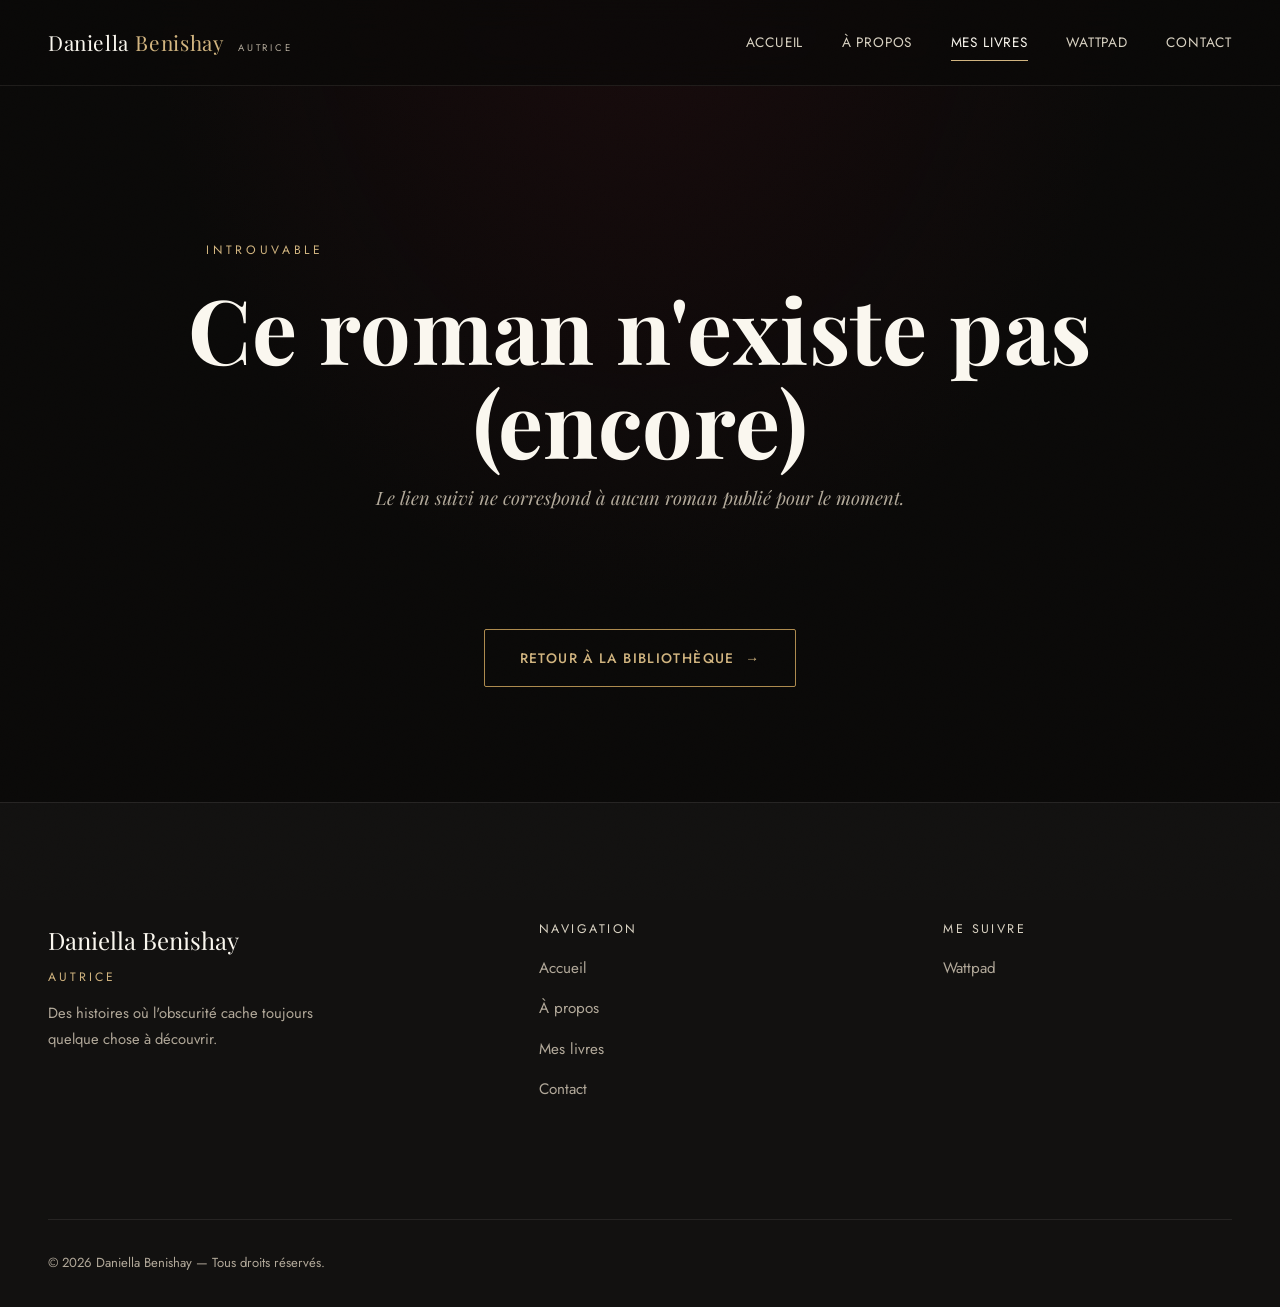
<file: daniella-benishay_2/book.html>
<!DOCTYPE html>
<html lang="fr">
<head>
  <meta charset="UTF-8" />
  <meta name="viewport" content="width=device-width, initial-scale=1.0" />
  <!-- Le titre, la description et l'image ci-dessous sont des valeurs par
       défaut : js/script.js les remplace par les informations du roman dès
       que la page est chargée (voir js/books.js pour éditer ces romans). -->
  <title>Roman — Daniella Benishay</title>
  <meta name="description" content="Découvrez les romans de Daniella Benishay, autrice." />
  <meta name="author" content="Daniella Benishay" />

  <meta property="og:type" content="book" />
  <meta property="og:title" content="Roman — Daniella Benishay" />
  <meta property="og:description" content="Découvrez les romans de Daniella Benishay, autrice." />
  <meta property="og:image" content="images/author/daniella.jpg" />
  <meta property="og:locale" content="fr_FR" />

  <link rel="icon" type="image/svg+xml" href="favicon.svg" />
  <link rel="preconnect" href="https://fonts.googleapis.com" />
  <link rel="preconnect" href="https://fonts.gstatic.com" crossorigin />
  <link href="https://fonts.googleapis.com/css2?family=Playfair+Display:ital,wght@0,500;0,600;0,700;0,800;1,500;1,600&amp;family=Jost:wght@300;400;500;600&amp;display=swap" rel="stylesheet" />
  <link rel="stylesheet" href="css/style.css" />
</head>
<body>
  <div class="barre-lecture" aria-hidden="true"></div>
  <div class="transition-page" aria-hidden="true"><span class="transition-page__marque">D. B.</span></div>

  <a class="lien-evite" href="#contenu-principal">Aller au contenu principal</a>

  <noscript>
    <p style="background:#5c1220;color:#faf7ef;text-align:center;padding:1rem;font-family:sans-serif;">
      Cette page nécessite JavaScript pour afficher le roman demandé.
      Vous pouvez aussi consulter <a href="books.html" style="color:#d1b47f;">la bibliothèque</a> directement.
    </p>
  </noscript>

  <header class="entete">
    <nav class="nav" aria-label="Navigation principale">
      <a href="index.html" class="nav__logo">Daniella <span>Benishay</span><em>Autrice</em></a>

      <div class="nav__liens nav__liens--mobile" id="menu-navigation">
        <ul class="nav__liste">
          <li><a href="index.html">Accueil</a></li>
          <li><a href="about.html">À propos</a></li>
          <li><a href="books.html" aria-current="page">Mes livres</a></li>
          <li><a href="https://www.wattpad.com/user/deliaben16?utm_source=android&amp;utm_medium=link&amp;utm_campaign=invitefriends" target="_blank" rel="noopener noreferrer">Wattpad</a></li>
          <li><a href="contact.html">Contact</a></li>
        </ul>
      </div>

      <button class="nav__hamburger" aria-expanded="false" aria-controls="menu-navigation" aria-label="Ouvrir le menu de navigation">
        <span></span><span></span><span></span>
      </button>
    </nav>
  </header>

  <div class="voile-menu"></div>

  <main id="contenu-principal">
    <!-- Tout le contenu ci-dessous est rempli automatiquement par
         js/script.js à partir de js/books.js, en fonction de l'identifiant
         présent dans l'adresse (book.html?id=...). Rien à modifier ici. -->

    <section class="livre-hero" data-champ-section="livre">
      <div class="container">
        <p class="fil-ariane"><a href="index.html">Accueil</a> / <a href="books.html">Mes livres</a> / <span data-champ="fil-ariane-titre"></span></p>

        <div class="livre-hero__grille mt-lg">
          <div class="livre-hero__couverture-cadre au-scroll">
            <div class="grande-couverture" data-cadre-couverture data-texte-absent="Couverture à venir">
              <img data-couverture data-champ="cover" alt="" width="800" height="1200" />
            </div>
          </div>

          <div class="au-scroll" style="--retard:0.1s">
            <span class="livre-hero__genre" data-champ="genre"></span>
            <h1 data-champ="titre"></h1>

            <h2 class="sr-only">Résumé</h2>
            <p class="livre-hero__resume" data-champ="resume"></p>

            <blockquote class="livre-hero__citation" data-champ-bloc="citation" hidden>
              <p data-champ="citation"></p>
            </blockquote>

            <div class="livre-hero__meta" data-champ="meta"></div>

            <div class="livre-hero__boutons" data-champ="boutons"></div>
          </div>
        </div>
      </div>
    </section>

    <section class="section-univers-livre" data-champ-section="livre">
      <div class="container">
        <div class="section-univers-livre__contenu au-scroll">
          <p class="kicker kicker--centre">L'univers</p>
          <h2>L'univers du roman</h2>
          <p class="mt-md" data-champ="univers"></p>
        </div>
      </div>
    </section>

    <section class="extrait" data-champ-section="livre">
      <div class="container">
        <div class="au-scroll">
          <p class="kicker kicker--centre">Extrait</p>
          <blockquote class="mt-md">
            <p data-champ="extrait"></p>
          </blockquote>
        </div>
      </div>
    </section>

    <section class="autre-livre" data-champ-section="autre-livre" hidden>
      <div class="container">
        <div class="au-scroll">
          <p class="kicker kicker--centre">À découvrir aussi</p>
          <h2 data-champ="autre-livre-titre"></h2>
          <div class="groupe-boutons mt-md" style="justify-content:center;">
            <a href="books.html" class="btn btn--or" data-champ="autre-livre-lien">Découvrir ce roman <span class="btn__fleche">→</span></a>
          </div>
        </div>
      </div>
    </section>

    <section class="page-entete" data-champ-section="introuvable" hidden>
      <div class="container">
        <p class="kicker kicker--centre">Introuvable</p>
        <h1>Ce roman n'existe pas (encore)</h1>
        <p class="page-entete__sous-titre">Le lien suivi ne correspond à aucun roman publié pour le moment.</p>
        <div class="groupe-boutons mt-lg" style="justify-content:center;">
          <a href="books.html" class="btn btn--or">Retour à la bibliothèque <span class="btn__fleche">→</span></a>
        </div>
      </div>
    </section>
  </main>

  <footer class="pied-de-page">
    <div class="container">
      <div class="pied-de-page__grille">
        <div>
          <p class="pied-de-page__marque">Daniella Benishay</p>
          <span class="pied-de-page__role">Autrice</span>
          <p class="pied-de-page__desc">Des histoires où l'obscurité cache toujours quelque chose à découvrir.</p>
        </div>
        <div>
          <p class="pied-de-page__titre-colonne">Navigation</p>
          <ul class="pied-de-page__liens">
            <li><a href="index.html">Accueil</a></li>
            <li><a href="about.html">À propos</a></li>
            <li><a href="books.html">Mes livres</a></li>
            <li><a href="contact.html">Contact</a></li>
          </ul>
        </div>
        <div>
          <p class="pied-de-page__titre-colonne">Me suivre</p>
          <ul class="pied-de-page__liens">
            <li><a href="https://www.wattpad.com/user/deliaben16?utm_source=android&amp;utm_medium=link&amp;utm_campaign=invitefriends" target="_blank" rel="noopener noreferrer">Wattpad</a></li>
          </ul>
        </div>
      </div>
      <div class="pied-de-page__bas">
        <p>© <span data-annee-courante>2026</span> Daniella Benishay — Tous droits réservés.</p>
      </div>
    </div>
  </footer>

  <button class="retour-haut" aria-label="Revenir en haut de la page">↑</button>
  <div class="curseur-point" aria-hidden="true"></div>
  <div class="curseur-anneau" aria-hidden="true"></div>

  <script src="js/books.js"></script>
  <script src="js/script.js"></script>
</body>
</html>
</file>
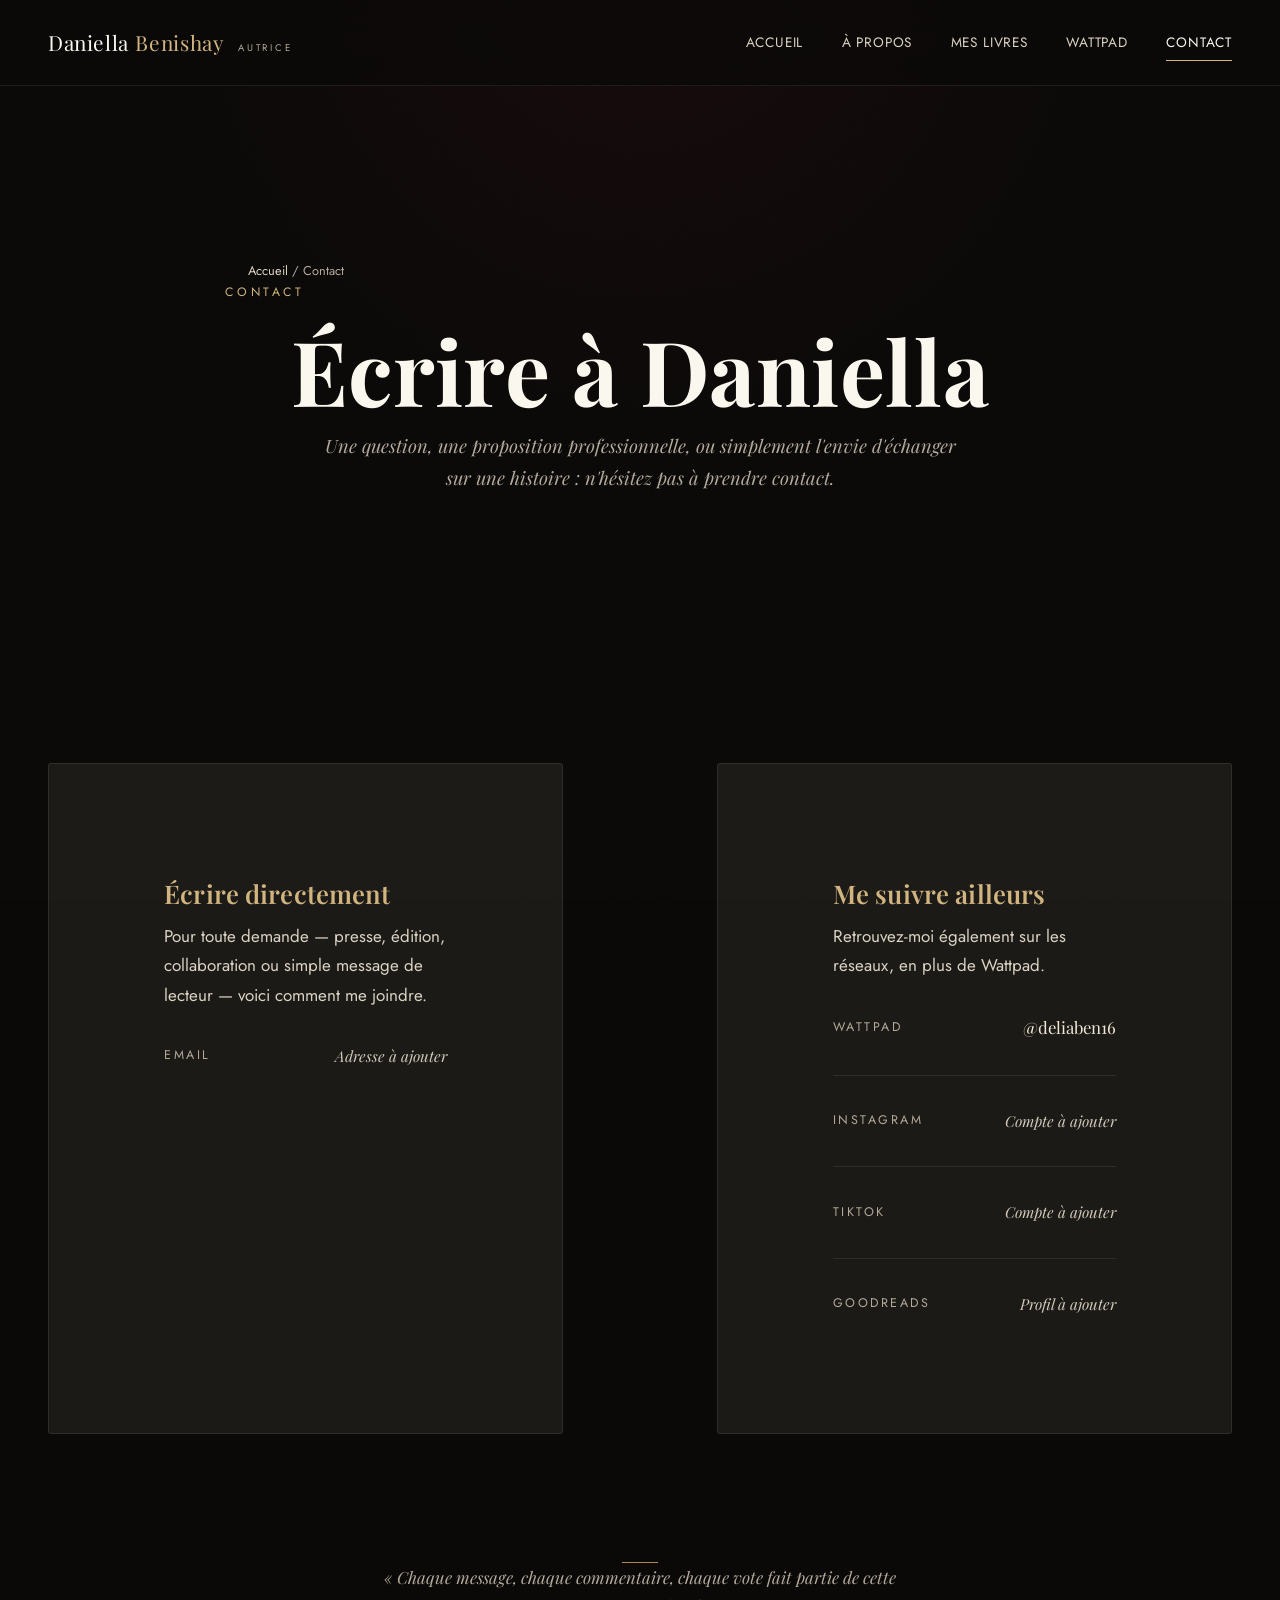
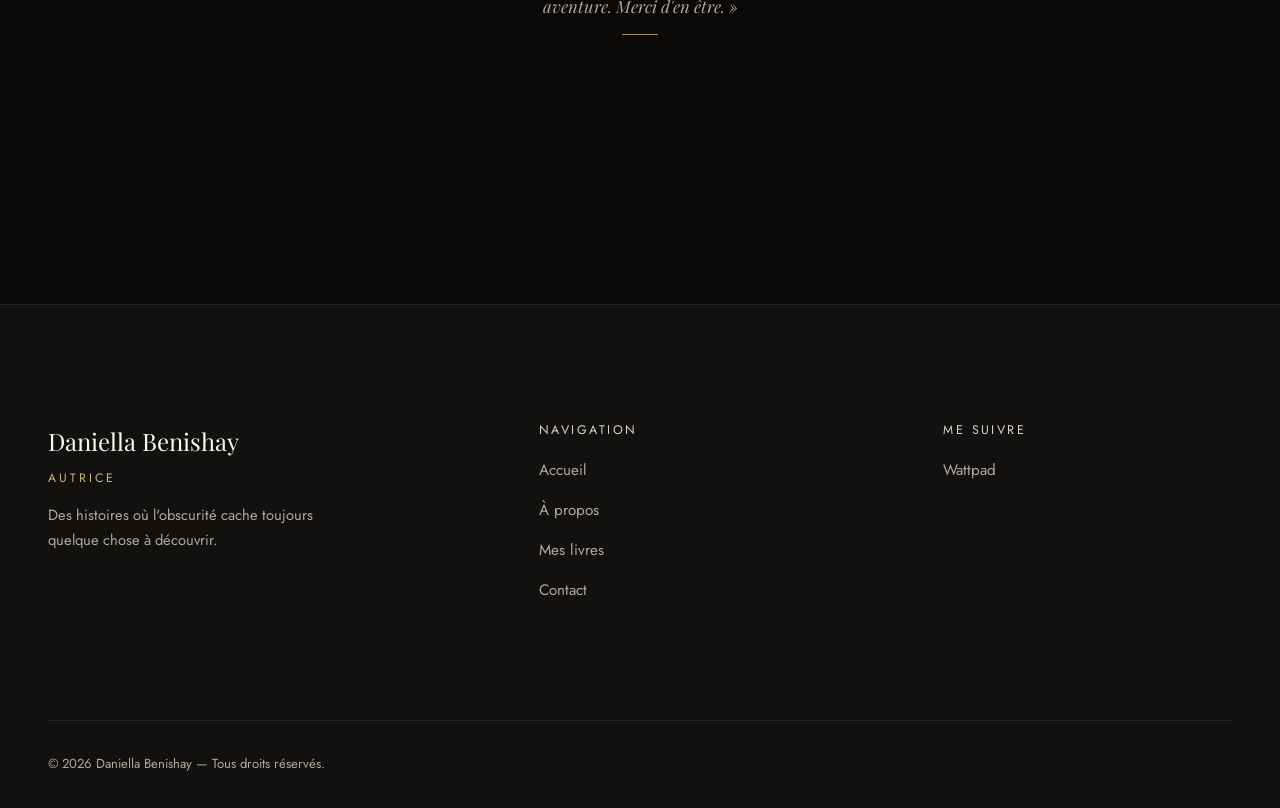
<file: daniella-benishay_2/contact.html>
<!DOCTYPE html>
<html lang="fr">
<head>
  <meta charset="UTF-8" />
  <meta name="viewport" content="width=device-width, initial-scale=1.0" />
  <title>Contact — Daniella Benishay</title>
  <meta name="description" content="Écrire à Daniella Benishay, autrice, pour toute question ou proposition professionnelle." />
  <meta name="author" content="Daniella Benishay" />

  <meta property="og:type" content="website" />
  <meta property="og:title" content="Contact — Daniella Benishay" />
  <meta property="og:description" content="Une question, une proposition ? Écrivez à Daniella." />
  <meta property="og:image" content="images/author/daniella.jpg" />
  <meta property="og:locale" content="fr_FR" />

  <link rel="icon" type="image/svg+xml" href="favicon.svg" />
  <link rel="preconnect" href="https://fonts.googleapis.com" />
  <link rel="preconnect" href="https://fonts.gstatic.com" crossorigin />
  <link href="https://fonts.googleapis.com/css2?family=Playfair+Display:ital,wght@0,500;0,600;0,700;0,800;1,500;1,600&amp;family=Jost:wght@300;400;500;600&amp;display=swap" rel="stylesheet" />
  <link rel="stylesheet" href="css/style.css" />
</head>
<body>
  <div class="transition-page" aria-hidden="true"><span class="transition-page__marque">D. B.</span></div>

  <a class="lien-evite" href="#contenu-principal">Aller au contenu principal</a>

  <header class="entete">
    <nav class="nav" aria-label="Navigation principale">
      <a href="index.html" class="nav__logo">Daniella <span>Benishay</span><em>Autrice</em></a>

      <div class="nav__liens nav__liens--mobile" id="menu-navigation">
        <ul class="nav__liste">
          <li><a href="index.html">Accueil</a></li>
          <li><a href="about.html">À propos</a></li>
          <li><a href="books.html">Mes livres</a></li>
          <li><a href="https://www.wattpad.com/user/deliaben16?utm_source=android&amp;utm_medium=link&amp;utm_campaign=invitefriends" target="_blank" rel="noopener noreferrer">Wattpad</a></li>
          <li><a href="contact.html" aria-current="page">Contact</a></li>
        </ul>
      </div>

      <button class="nav__hamburger" aria-expanded="false" aria-controls="menu-navigation" aria-label="Ouvrir le menu de navigation">
        <span></span><span></span><span></span>
      </button>
    </nav>
  </header>

  <div class="voile-menu"></div>

  <main id="contenu-principal">
    <section class="page-entete">
      <div class="container">
        <p class="fil-ariane"><a href="index.html">Accueil</a> / Contact</p>
        <p class="kicker kicker--centre">Contact</p>
        <h1>Écrire à Daniella</h1>
        <p class="page-entete__sous-titre">Une question, une proposition professionnelle, ou simplement l'envie d'échanger sur une histoire : n'hésitez pas à prendre contact.</p>
      </div>
    </section>

    <section>
      <div class="container">
        <div class="contact-grille">
          <div class="contact-bloc au-scroll">
            <h3>Écrire directement</h3>
            <p>Pour toute demande — presse, édition, collaboration ou simple message de lecteur — voici comment me joindre.</p>
            <div class="contact-liste">
              <div class="contact-item">
                <span class="contact-item__label">Email</span>
                <span class="contact-item__valeur placeholder-texte">Adresse à ajouter</span>
              </div>
            </div>
          </div>

          <div class="contact-bloc au-scroll" style="--retard:0.1s">
            <h3>Me suivre ailleurs</h3>
            <p>Retrouvez-moi également sur les réseaux, en plus de Wattpad.</p>
            <div class="contact-liste">
              <div class="contact-item">
                <span class="contact-item__label">Wattpad</span>
                <a href="https://www.wattpad.com/user/deliaben16?utm_source=android&amp;utm_medium=link&amp;utm_campaign=invitefriends" class="contact-item__valeur" target="_blank" rel="noopener noreferrer">@deliaben16</a>
              </div>
              <div class="contact-item">
                <span class="contact-item__label">Instagram</span>
                <span class="contact-item__valeur placeholder-texte">Compte à ajouter</span>
              </div>
              <div class="contact-item">
                <span class="contact-item__label">TikTok</span>
                <span class="contact-item__valeur placeholder-texte">Compte à ajouter</span>
              </div>
              <div class="contact-item">
                <span class="contact-item__label">Goodreads</span>
                <span class="contact-item__valeur placeholder-texte">Profil à ajouter</span>
              </div>
            </div>
          </div>
        </div>

        <p class="citation-decorative au-scroll mt-lg">« Chaque message, chaque commentaire, chaque vote fait partie de cette aventure. Merci d'en être. »</p>
      </div>
    </section>
  </main>

  <footer class="pied-de-page">
    <div class="container">
      <div class="pied-de-page__grille">
        <div>
          <p class="pied-de-page__marque">Daniella Benishay</p>
          <span class="pied-de-page__role">Autrice</span>
          <p class="pied-de-page__desc">Des histoires où l'obscurité cache toujours quelque chose à découvrir.</p>
        </div>
        <div>
          <p class="pied-de-page__titre-colonne">Navigation</p>
          <ul class="pied-de-page__liens">
            <li><a href="index.html">Accueil</a></li>
            <li><a href="about.html">À propos</a></li>
            <li><a href="books.html">Mes livres</a></li>
            <li><a href="contact.html">Contact</a></li>
          </ul>
        </div>
        <div>
          <p class="pied-de-page__titre-colonne">Me suivre</p>
          <ul class="pied-de-page__liens">
            <li><a href="https://www.wattpad.com/user/deliaben16?utm_source=android&amp;utm_medium=link&amp;utm_campaign=invitefriends" target="_blank" rel="noopener noreferrer">Wattpad</a></li>
          </ul>
        </div>
      </div>
      <div class="pied-de-page__bas">
        <p>© <span data-annee-courante>2026</span> Daniella Benishay — Tous droits réservés.</p>
      </div>
    </div>
  </footer>

  <button class="retour-haut" aria-label="Revenir en haut de la page">↑</button>
  <div class="curseur-point" aria-hidden="true"></div>
  <div class="curseur-anneau" aria-hidden="true"></div>

  <script src="js/script.js"></script>
</body>
</html>
</file>
<file: css/style.css>
/* ==========================================================================
   Daniella Benishay — Site officiel d'autrice
   style.css — HTML5 / CSS3 vanilla uniquement, aucune dépendance externe
   ========================================================================== */

/* ---------- 1. Design tokens ---------- */
:root {
  /* Palette */
  --noir: #0a0908;
  --noir-2: #121110;
  --charbon: #1c1a17;
  --charbon-2: #272420;
  --ivoire: #efe7d6;
  --creme: #f4eee0;
  --blanc-casse: #faf7ef;
  --bordeaux: #5c1220;
  --bordeaux-vif: #7f1d2d;
  --or: #ad8a4e;
  --or-clair: #d1b47f;
  --gris-texte: #b2a99a;
  --gris-clair: #dad3c3;
  --ligne: rgba(239, 231, 214, 0.09);
  --ligne-vive: rgba(209, 180, 127, 0.35);

  /* Typographie */
  --f-display: "Playfair Display", "Iowan Old Style", "Palatino Linotype", Palatino, Georgia, "Times New Roman", serif;
  --f-texte: "Jost", "Segoe UI", "Helvetica Neue", Helvetica, Arial, sans-serif;

  /* Durées & easing — toujours utilisées seules, jamais combinées à une
     durée explicite supplémentaire dans un raccourci (source d'un bug
     déjà rencontré : deux valeurs temporelles rendent la propriété
     invalide et donc ignorée par le navigateur). */
  --ease: cubic-bezier(0.22, 1, 0.36, 1);
  --ease-out: cubic-bezier(0.16, 1, 0.3, 1);
  --dur-instant: 0.15s;
  --dur-fast: 0.25s;
  --dur-med: 0.45s;
  --dur-slow: 0.8s;
  --dur-hero: 1.1s;

  /* Espacement */
  --sp-3xs: 0.4rem;
  --sp-2xs: 0.8rem;
  --sp-xs: 1.25rem;
  --sp-sm: 2rem;
  --sp-md: clamp(2.75rem, 5vw, 4.5rem);
  --sp-lg: clamp(4.5rem, 9vw, 8rem);
  --sp-xl: clamp(6rem, 12vw, 10.5rem);

  --nav-h: 86px;
  --container: 1280px;
  --container-narrow: 760px;

  --shadow-card: 0 30px 70px -18px rgba(0, 0, 0, 0.6);
  --shadow-soft: 0 14px 36px -10px rgba(0, 0, 0, 0.4);
  --shadow-glow: 0 0 50px rgba(173, 138, 78, 0.12);

  --cursor-scale: 1;
}

/* ---------- 2. Reset & fondations ---------- */
*,
*::before,
*::after {
  box-sizing: border-box;
  margin: 0;
  padding: 0;
}

html {
  scroll-behavior: smooth;
  scroll-padding-top: 110px;
  -webkit-text-size-adjust: 100%;
}

body {
  background-color: var(--noir);
  color: var(--gris-clair);
  font-family: var(--f-texte);
  font-size: 17px;
  line-height: 1.75;
  overflow-x: hidden;
  -webkit-font-smoothing: antialiased;
  -moz-osx-font-smoothing: grayscale;
}

body.js-pret {
  animation: fondu-page var(--dur-slow) var(--ease-out) both;
}

@keyframes fondu-page {
  from { opacity: 0; }
  to { opacity: 1; }
}

img {
  max-width: 100%;
  display: block;
}

[hidden] {
  display: none !important;
}

a {
  color: inherit;
  text-decoration: none;
}

ul { list-style: none; }

button {
  font-family: inherit;
  cursor: pointer;
  background: none;
  border: none;
  color: inherit;
}

input, textarea { font-family: inherit; }

h1, h2, h3, h4 {
  font-family: var(--f-display);
  font-weight: 600;
  color: var(--blanc-casse);
  line-height: 1.15;
  letter-spacing: 0.005em;
}

h1 { font-size: clamp(2.8rem, 7vw, 5.6rem); font-weight: 700; line-height: 1.05; }
h2 { font-size: clamp(2rem, 3.6vw, 3rem); line-height: 1.15; }
h3 { font-size: clamp(1.3rem, 2vw, 1.65rem); }

p { max-width: 62ch; }

.container {
  width: 100%;
  max-width: var(--container);
  margin: 0 auto;
  padding: 0 clamp(1.25rem, 4vw, 3rem);
}

.container--narrow { max-width: var(--container-narrow); }

section { padding: var(--sp-xl) 0; position: relative; }

a:focus-visible,
button:focus-visible,
input:focus-visible,
textarea:focus-visible {
  outline: 2px solid var(--or-clair);
  outline-offset: 4px;
  border-radius: 2px;
}

::selection { background: var(--bordeaux); color: var(--blanc-casse); }

.lien-evite {
  position: fixed;
  left: -999px;
  top: 0;
  width: 1px;
  height: 1px;
  overflow: hidden;
  z-index: 4000;
}
.lien-evite:focus {
  left: var(--sp-xs);
  top: var(--sp-xs);
  width: auto;
  height: auto;
  background: var(--or-clair);
  color: var(--noir);
  padding: 0.7rem 1.2rem;
  border-radius: 4px;
  font-family: var(--f-texte);
  font-weight: 500;
}

/* Grain discret sur toute la page */
body::before {
  content: "";
  position: fixed;
  inset: 0;
  pointer-events: none;
  z-index: 2500;
  opacity: 0.035;
  mix-blend-mode: overlay;
  background-image: url("data:image/svg+xml,%3Csvg xmlns='http://www.w3.org/2000/svg' width='140' height='140'%3E%3Cfilter id='n'%3E%3CfeTurbulence type='fractalNoise' baseFrequency='0.85' numOctaves='2' stitchTiles='stitch'/%3E%3C/filter%3E%3Crect width='100%25' height='100%25' filter='url(%23n)'/%3E%3C/svg%3E");
}

@media (prefers-reduced-motion: reduce) {
  html { scroll-behavior: auto; }
  *, *::before, *::after {
    animation-duration: 0.001ms !important;
    animation-iteration-count: 1 !important;
    transition-duration: 0.001ms !important;
    scroll-behavior: auto !important;
  }
  body.js-pret { animation: none; opacity: 1; }
}

/* ---------- 3. Curseur personnalisé (desktop à pointeur précis uniquement) ----------
   Le curseur est composé d'un point central et d'un anneau, tous deux en
   mix-blend-mode: difference. Ce mode "inverse" optiquement la couleur du
   curseur par rapport à ce qu'il survole : blanc sur fond noir, noir sur
   fond clair, teinte contrastée sur une couleur intermédiaire (bordeaux,
   or...) ou sur une image de couverture. Résultat : le curseur reste
   identifiable sur absolument tous les arrière-plans du site, présents et
   futurs, sans avoir à prévoir chaque cas à l'avance. Ce n'est activé
   qu'avec un curseur personnalisé réellement fonctionnel (voir js/script.js,
   section 12) : sans lui, `cursor: none` ne s'applique jamais et le
   curseur natif du système reste affiché normalement. */
html.curseur-actif, html.curseur-actif * { cursor: none !important; }

.curseur-point,
.curseur-anneau {
  position: fixed;
  top: 0;
  left: 0;
  pointer-events: none;
  z-index: 3000;
  border-radius: 50%;
  transform: translate(-50%, -50%);
  will-change: transform;
  mix-blend-mode: difference;
}

.curseur-point {
  width: 9px;
  height: 9px;
  background: #fff;
  opacity: 0;
  transition: opacity var(--dur-fast) var(--ease), width var(--dur-instant) var(--ease-out), height var(--dur-instant) var(--ease-out);
}

.curseur-anneau {
  width: 38px;
  height: 38px;
  border: 1.5px solid #fff;
  background: transparent;
  opacity: 0;
  transition: opacity var(--dur-fast) var(--ease), width var(--dur-med) var(--ease), height var(--dur-med) var(--ease), background var(--dur-med) var(--ease), transform var(--dur-instant) var(--ease-out);
}

html.curseur-visible .curseur-point,
html.curseur-visible .curseur-anneau {
  opacity: 1;
}

/* Survol d'un élément interactif (lien, bouton, couverture de livre...) :
   le point se resserre légèrement et l'anneau s'élargit avec un léger
   remplissage, pour signaler discrètement que l'élément est cliquable. */
html.curseur-survol .curseur-point {
  width: 5px;
  height: 5px;
}

html.curseur-survol .curseur-anneau {
  width: 56px;
  height: 56px;
  background: rgba(255, 255, 255, 0.18);
}

/* Clic actif : resserrement bref pour un léger retour tactile. */
html.curseur-clic .curseur-anneau {
  width: 30px;
  height: 30px;
}

@media (hover: none), (pointer: coarse) {
  .curseur-point, .curseur-anneau { display: none; }
  html.curseur-actif, html.curseur-actif * { cursor: auto !important; }
}

/* ---------- 4. Transition de page ---------- */
.transition-page {
  position: fixed;
  inset: 0;
  z-index: 5000;
  background: var(--noir);
  pointer-events: none;
  opacity: 1;
  display: flex;
  align-items: center;
  justify-content: center;
  /* Se referme automatiquement en CSS pur : la page reste utilisable même
     si JavaScript est bloqué ou tarde à s'exécuter (aucune dépendance au
     script pour révéler le contenu). */
  animation: tp-entree var(--dur-slow) var(--ease) 0.05s forwards;
}

.transition-page__marque {
  font-family: var(--f-display);
  font-style: italic;
  font-size: 1.3rem;
  color: var(--or-clair);
  opacity: 0;
  transform: translateY(8px);
  animation: tp-texte var(--dur-med) var(--ease) 0.15s forwards;
}

.transition-page.sortie {
  animation: tp-sortie var(--dur-med) var(--ease) forwards;
}
.transition-page.sortie .transition-page__marque { animation: none; opacity: 1; transform: none; }

@keyframes tp-entree {
  from { opacity: 1; }
  to { opacity: 0; visibility: hidden; }
}
@keyframes tp-sortie {
  from { opacity: 0; }
  to { opacity: 1; }
}
@keyframes tp-texte {
  from { opacity: 0; transform: translateY(8px); }
  to { opacity: 1; transform: translateY(0); }
}

@media (prefers-reduced-motion: reduce) {
  .transition-page { display: none !important; }
}

/* ---------- 5. Boutons ---------- */
.btn {
  display: inline-flex;
  align-items: center;
  justify-content: center;
  gap: 0.65rem;
  padding: 1rem 2.15rem;
  font-family: var(--f-texte);
  font-size: 0.86rem;
  font-weight: 500;
  letter-spacing: 0.1em;
  text-transform: uppercase;
  border-radius: 2px;
  border: 1px solid transparent;
  position: relative;
  overflow: hidden;
  transition: transform var(--dur-fast) var(--ease), box-shadow var(--dur-fast) var(--ease), background var(--dur-fast) var(--ease), color var(--dur-fast) var(--ease), border-color var(--dur-fast) var(--ease);
  white-space: nowrap;
}

.btn--primaire { background: var(--bordeaux); color: var(--blanc-casse); border-color: var(--bordeaux); }
.btn--primaire:hover, .btn--primaire:focus-visible {
  background: var(--bordeaux-vif); border-color: var(--bordeaux-vif);
  transform: translateY(-2px); box-shadow: var(--shadow-soft);
}

.btn--secondaire { background: transparent; color: var(--ivoire); border-color: rgba(239, 231, 214, 0.3); }
.btn--secondaire:hover, .btn--secondaire:focus-visible {
  border-color: var(--or-clair); color: var(--or-clair); transform: translateY(-2px);
}

.btn--or { background: transparent; color: var(--or-clair); border-color: var(--or); }
.btn--or:hover, .btn--or:focus-visible { background: var(--or); color: var(--noir); transform: translateY(-2px); }

.btn--petit { padding: 0.72rem 1.4rem; font-size: 0.78rem; }

.btn[disabled], .btn--indisponible { opacity: 0.4; cursor: not-allowed; pointer-events: none; }

.btn__fleche { transition: transform var(--dur-fast) var(--ease); }
.btn:hover .btn__fleche { transform: translateX(4px); }

.groupe-boutons { display: flex; flex-wrap: wrap; gap: 1.1rem; align-items: center; }

.note-indisponible {
  display: inline-flex; align-items: center; gap: 0.55rem;
  font-size: 0.82rem; letter-spacing: 0.05em; text-transform: uppercase;
  color: var(--gris-texte); font-style: italic;
}
.note-indisponible::before {
  content: ""; width: 6px; height: 6px; border-radius: 50%; background: var(--or); display: inline-block;
}

/* ---------- 6. Navigation ---------- */
.entete {
  position: fixed; top: 0; left: 0; right: 0; z-index: 1000;
  height: var(--nav-h); display: flex; align-items: center;
  background: transparent;
  border-bottom: 1px solid transparent;
  transition: background var(--dur-med) var(--ease), border-color var(--dur-med) var(--ease), backdrop-filter var(--dur-med) var(--ease);
}

.entete.entete--scrolled {
  background: rgba(10, 9, 8, 0.82);
  backdrop-filter: blur(16px) saturate(120%);
  -webkit-backdrop-filter: blur(16px) saturate(120%);
  border-bottom-color: var(--ligne);
}

body:not(.page-accueil) .entete {
  background: rgba(10, 9, 8, 0.82);
  backdrop-filter: blur(16px) saturate(120%);
  -webkit-backdrop-filter: blur(16px) saturate(120%);
  border-bottom-color: var(--ligne);
}

.nav {
  width: 100%; max-width: var(--container); margin: 0 auto;
  padding: 0 clamp(1.25rem, 4vw, 3rem);
  display: flex; align-items: center; justify-content: space-between;
}

.nav__logo {
  font-family: var(--f-display); font-size: 1.3rem; letter-spacing: 0.03em; color: var(--blanc-casse);
  white-space: nowrap; display: flex; align-items: baseline; gap: 0.4rem;
}
.nav__logo span { color: var(--or-clair); }
.nav__logo em {
  font-style: normal; font-size: 0.6rem; letter-spacing: 0.3em; color: var(--gris-texte);
  text-transform: uppercase; margin-left: 0.5rem; font-family: var(--f-texte);
}

.nav__liens { display: flex; align-items: center; gap: clamp(1.6rem, 3vw, 2.6rem); }

.nav__liste { display: flex; gap: clamp(1.6rem, 3vw, 2.6rem); }

.nav__liste a {
  position: relative; font-size: 0.85rem; letter-spacing: 0.06em; text-transform: uppercase;
  color: var(--gris-clair); padding: 0.4rem 0; transition: color var(--dur-fast) var(--ease);
}
.nav__liste a::after {
  content: ""; position: absolute; left: 0; bottom: -2px; width: 0; height: 1px; background: var(--or-clair);
  transition: width var(--dur-med) var(--ease);
}
.nav__liste a:hover, .nav__liste a:focus-visible, .nav__liste a[aria-current="page"] { color: var(--blanc-casse); }
.nav__liste a:hover::after, .nav__liste a:focus-visible::after, .nav__liste a[aria-current="page"]::after { width: 100%; }

.nav__hamburger {
  display: none; flex-direction: column; justify-content: center; align-items: center; gap: 5px;
  width: 44px; height: 44px; z-index: 1100;
}
.nav__hamburger span {
  display: block; width: 24px; height: 1px; background: var(--ivoire);
  transition: transform var(--dur-med) var(--ease), opacity var(--dur-fast) var(--ease);
}
.nav__hamburger[aria-expanded="true"] span:nth-child(1) { transform: translateY(6px) rotate(45deg); }
.nav__hamburger[aria-expanded="true"] span:nth-child(2) { opacity: 0; }
.nav__hamburger[aria-expanded="true"] span:nth-child(3) { transform: translateY(-6px) rotate(-45deg); }

/* ---------- 7. Barre de progression de lecture ---------- */
.barre-lecture {
  position: fixed; top: 0; left: 0; height: 2px; width: 0%;
  background: linear-gradient(90deg, var(--bordeaux-vif), var(--or-clair));
  z-index: 1001; transition: width var(--dur-instant) linear;
}

/* ---------- 8. Hero éditorial (homepage) ---------- */
.hero {
  min-height: 100vh; position: relative; display: flex; align-items: center;
  padding-top: var(--nav-h); overflow: hidden; background: var(--noir);
  isolation: isolate;
}

.hero__fond {
  position: absolute; inset: 0; z-index: -3;
  background:
    radial-gradient(ellipse 60% 50% at 78% 30%, rgba(92, 18, 32, 0.28), transparent 60%),
    radial-gradient(ellipse 50% 40% at 15% 75%, rgba(173, 138, 78, 0.09), transparent 55%),
    linear-gradient(160deg, var(--noir) 0%, var(--noir-2) 55%, var(--charbon) 100%);
}

.hero__spot {
  position: absolute; inset: 0; z-index: -2; pointer-events: none;
  background: radial-gradient(420px circle at var(--sx, 50%) var(--sy, 35%), rgba(209, 180, 127, 0.10), transparent 65%);
  opacity: 0; transition: opacity var(--dur-med) var(--ease);
}
html.curseur-actif .hero__spot { opacity: 1; }

.hero__motif {
  position: absolute; inset: 0; z-index: -1; opacity: 0.5; pointer-events: none;
}
.hero__motif span {
  position: absolute; top: 0; bottom: 0; width: 1px;
  background: linear-gradient(180deg, transparent, rgba(173, 138, 78, 0.22), transparent);
}
.hero__motif span:nth-child(1) { left: 10%; }
.hero__motif span:nth-child(2) { left: 50%; }
.hero__motif span:nth-child(3) { left: 90%; }

.hero__mot-fantome {
  position: absolute; right: -3%; top: 50%; transform: translateY(-50%);
  font-family: var(--f-display); font-weight: 700; font-style: italic;
  font-size: clamp(9rem, 24vw, 22rem); line-height: 1;
  color: transparent; -webkit-text-stroke: 1px rgba(239, 231, 214, 0.06);
  letter-spacing: -0.02em; z-index: -1; pointer-events: none; user-select: none;
  white-space: nowrap;
}

.hero__grille {
  display: grid; grid-template-columns: 1.15fr 0.85fr; gap: clamp(2rem, 6vw, 5rem);
  align-items: center; width: 100%;
}

.hero__kicker {
  display: flex; align-items: center; gap: 0.9rem;
  font-size: 0.78rem; letter-spacing: 0.35em; text-transform: uppercase; color: var(--or-clair);
  margin-bottom: var(--sp-sm);
  opacity: 0; animation: apparition var(--dur-hero) var(--ease) 0.1s forwards;
}
.hero__kicker::before { content: ""; width: 34px; height: 1px; background: var(--or); display: inline-block; }

.hero__titre {
  opacity: 0; animation: apparition var(--dur-hero) var(--ease) 0.25s forwards;
}
.hero__titre .ligne { display: block; }
.hero__titre em {
  font-style: italic; color: var(--or-clair); font-weight: 500;
}

.hero__role {
  margin-top: var(--sp-2xs); font-family: var(--f-texte); font-size: 1rem; letter-spacing: 0.3em;
  text-transform: uppercase; color: var(--gris-texte);
  opacity: 0; animation: apparition var(--dur-hero) var(--ease) 0.4s forwards;
}

.hero__accroche {
  margin: var(--sp-md) 0 0; font-family: var(--f-display); font-style: italic;
  font-size: clamp(1.1rem, 2vw, 1.5rem); color: var(--gris-clair); max-width: 34ch;
  opacity: 0; animation: apparition var(--dur-hero) var(--ease) 0.55s forwards;
}

.hero__boutons {
  margin-top: var(--sp-lg);
  opacity: 0; animation: apparition var(--dur-hero) var(--ease) 0.75s forwards;
}

@keyframes apparition {
  from { opacity: 0; transform: translateY(22px); }
  to { opacity: 1; transform: translateY(0); }
}
@media (prefers-reduced-motion: reduce) {
  .hero__kicker, .hero__titre, .hero__role, .hero__accroche, .hero__boutons { animation: none; opacity: 1; }
}

/* Composition de couvertures en éventail */
.hero__vitrine {
  position: relative; height: clamp(340px, 46vw, 520px);
  opacity: 0; animation: apparition var(--dur-hero) var(--ease) 0.5s forwards;
}
@media (prefers-reduced-motion: reduce) { .hero__vitrine { animation: none; opacity: 1; } }

.hero__carte-livre {
  position: absolute; top: 50%; left: 50%; width: clamp(160px, 15vw, 220px);
  aspect-ratio: 2 / 3; border-radius: 3px; overflow: hidden; box-shadow: var(--shadow-card);
  border: 1px solid rgba(239, 231, 214, 0.1);
  transition: transform var(--dur-slow) var(--ease), box-shadow var(--dur-slow) var(--ease);
}
.hero__carte-livre img { width: 100%; height: 100%; object-fit: cover; }

.hero__carte-livre--1 { transform: translate(-72%, -58%) rotate(-9deg); z-index: 1; }
.hero__carte-livre--2 { transform: translate(-30%, -46%) rotate(6deg); z-index: 2; }

.hero:hover .hero__carte-livre--1 { transform: translate(-78%, -60%) rotate(-12deg); }
.hero:hover .hero__carte-livre--2 { transform: translate(-24%, -50%) rotate(9deg); }

.hero__scroll {
  position: absolute; bottom: var(--sp-md); left: 50%; transform: translateX(-50%);
  display: flex; flex-direction: column; align-items: center; gap: 0.6rem;
  font-size: 0.7rem; letter-spacing: 0.28em; text-transform: uppercase; color: var(--gris-texte);
}
.hero__scroll::after {
  content: ""; width: 1px; height: 48px; background: linear-gradient(180deg, var(--or), transparent);
  animation: descendre 2.4s ease-in-out infinite;
}
@keyframes descendre {
  0% { transform: scaleY(0.25); transform-origin: top; opacity: 0.35; }
  50% { transform: scaleY(1); transform-origin: top; opacity: 1; }
  100% { transform: scaleY(0.25); transform-origin: bottom; opacity: 0.35; }
}
@media (prefers-reduced-motion: reduce) { .hero__scroll::after { animation: none; } }

/* ---------- 9. En-têtes de section ---------- */
.kicker {
  display: flex; align-items: center; gap: 0.9rem;
  font-size: 0.76rem; letter-spacing: 0.3em; text-transform: uppercase; color: var(--or-clair);
  margin-bottom: var(--sp-xs);
}
.kicker::before { content: ""; width: 30px; height: 1px; background: var(--or); display: inline-block; }
.kicker__num { font-family: var(--f-display); font-style: italic; color: var(--gris-texte); }
.kicker--centre { justify-content: center; }
.kicker--centre::before { display: none; }

.entete-section { max-width: 640px; }
.entete-section--centre { text-align: center; margin: 0 auto var(--sp-lg); }
.entete-section--centre .kicker { justify-content: center; }
.entete-section--centre .kicker::before { display: none; }
.entete-section p { margin-top: var(--sp-xs); color: var(--gris-texte); }
.entete-section--centre p { margin-left: auto; margin-right: auto; }

/* ---------- 10. Mon univers ---------- */
.univers { background: var(--charbon); border-top: 1px solid var(--ligne); border-bottom: 1px solid var(--ligne); }

.univers__haut {
  display: grid; grid-template-columns: 1fr 1fr; gap: var(--sp-xl); align-items: end;
  margin-bottom: var(--sp-lg);
}

.univers__intro { color: var(--gris-texte); }

.univers__citation {
  font-family: var(--f-display); font-style: italic; font-size: clamp(1.2rem, 2vw, 1.6rem);
  color: var(--ivoire); border-left: 1px solid var(--bordeaux-vif); padding-left: var(--sp-sm);
}

.univers__grille { display: grid; grid-template-columns: repeat(4, 1fr); gap: 1px; background: var(--ligne); border: 1px solid var(--ligne); }

.univers__carte {
  background: var(--charbon); padding: var(--sp-sm) var(--sp-xs);
  transition: background var(--dur-med) var(--ease), transform var(--dur-med) var(--ease);
}
.univers__carte:hover { background: var(--charbon-2); transform: translateY(-4px); }

.univers__num {
  font-family: var(--f-display); font-style: italic; font-size: 1.3rem; color: var(--or); display: block; margin-bottom: var(--sp-xs);
}
.univers__carte h3 { margin-bottom: 0.6rem; font-size: 1.15rem; }
.univers__carte p { color: var(--gris-texte); font-size: 0.94rem; max-width: 100%; }

/* ---------- 11. Cartes livres ---------- */
.livres { background: var(--noir); }

.grille-livres { display: grid; grid-template-columns: repeat(2, 1fr); gap: clamp(1.5rem, 4vw, 3rem); }

.carte-livre {
  display: flex; flex-direction: column; position: relative;
}

.carte-livre__couverture {
  position: relative; aspect-ratio: 2 / 3; overflow: hidden; border-radius: 3px;
  background: var(--charbon-2); box-shadow: var(--shadow-soft);
  border: 1px solid rgba(239, 231, 214, 0.08);
  transform: perspective(900px) rotateX(0deg) rotateY(0deg) translateZ(0);
  transition: transform var(--dur-med) var(--ease), box-shadow var(--dur-med) var(--ease);
  transform-style: preserve-3d;
}
.carte-livre__couverture img {
  width: 100%; height: 100%; object-fit: cover; object-position: center;
  transition: transform var(--dur-slow) var(--ease);
}
.carte-livre:hover .carte-livre__couverture,
.carte-livre:focus-within .carte-livre__couverture {
  box-shadow: var(--shadow-card);
}
.carte-livre:hover .carte-livre__couverture img,
.carte-livre:focus-within .carte-livre__couverture img {
  transform: scale(1.05);
}

.carte-livre__brillance {
  position: absolute; inset: 0; pointer-events: none;
  background: linear-gradient(115deg, rgba(255,255,255,0.12) 0%, transparent 30%);
  opacity: 0; transition: opacity var(--dur-med) var(--ease);
}
.carte-livre:hover .carte-livre__brillance { opacity: 1; }

.carte-livre__corps { padding-top: var(--sp-sm); display: flex; flex-direction: column; gap: 0.7rem; }

.carte-livre__genre { font-size: 0.74rem; letter-spacing: 0.2em; text-transform: uppercase; color: var(--or); }
.carte-livre__titre { font-size: clamp(1.35rem, 2vw, 1.7rem); }
.carte-livre__description {
  color: var(--gris-texte); font-size: 0.96rem; white-space: pre-line;
  display: -webkit-box; -webkit-line-clamp: 4; -webkit-box-orient: vertical; overflow: hidden;
}
.carte-livre__action { margin-top: 0.4rem; align-self: flex-start; }

/* Grande couverture (pages livres) */
.grande-couverture {
  aspect-ratio: 2 / 3; border-radius: 3px; overflow: hidden; box-shadow: var(--shadow-card);
  border: 1px solid rgba(239, 231, 214, 0.1); position: relative;
}
.grande-couverture img { width: 100%; height: 100%; object-fit: cover; object-position: center; }

/* ---------- 12. Aperçu à propos (accueil) ---------- */
.about-apercu { background: var(--charbon); }
.about-apercu__grille { display: grid; grid-template-columns: 0.85fr 1.15fr; gap: var(--sp-xl); align-items: center; }
.about-apercu__portrait-cadre { position: relative; }
.about-apercu__portrait { aspect-ratio: 4 / 5; border-radius: 3px; overflow: hidden; box-shadow: var(--shadow-card); }
.about-apercu__portrait img { width: 100%; height: 100%; object-fit: cover; }
.about-apercu__cadre-decor { position: absolute; top: 20px; left: -20px; right: 20px; bottom: -20px; border: 1px solid var(--or); border-radius: 3px; z-index: -1; }
.about-apercu__texte p + p { margin-top: var(--sp-2xs); }

/* ---------- 13. Wattpad CTA ---------- */
.wattpad-cta {
  text-align: center;
  background: radial-gradient(ellipse at 50% 0%, rgba(92, 18, 32, 0.2), transparent 60%), var(--noir);
  border-top: 1px solid var(--ligne);
}
.wattpad-cta__contenu { max-width: 640px; margin: 0 auto; }
.wattpad-cta__texte { margin: var(--sp-2xs) auto var(--sp-lg); color: var(--gris-texte); }
.wattpad-cta .groupe-boutons { justify-content: center; }
.wattpad-cta .kicker { justify-content: center; }
.wattpad-cta .kicker::before { display: none; }

/* ---------- 14. Footer ---------- */
.pied-de-page { background: var(--noir-2); border-top: 1px solid var(--ligne); padding: var(--sp-lg) 0 var(--sp-sm); }
.pied-de-page__grille { display: grid; grid-template-columns: 1.3fr 1fr 1fr; gap: var(--sp-lg); padding-bottom: var(--sp-lg); }
.pied-de-page__marque { font-family: var(--f-display); font-size: 1.5rem; color: var(--blanc-casse); }
.pied-de-page__role { display: block; font-size: 0.76rem; letter-spacing: 0.25em; text-transform: uppercase; color: var(--or-clair); margin-top: 0.4rem; }
.pied-de-page__desc { margin-top: var(--sp-2xs); color: var(--gris-texte); font-size: 0.92rem; max-width: 34ch; }
.pied-de-page__titre-colonne { font-size: 0.78rem; letter-spacing: 0.2em; text-transform: uppercase; color: var(--gris-clair); margin-bottom: var(--sp-2xs); }
.pied-de-page__liens li + li { margin-top: 0.65rem; }
.pied-de-page__liens a { color: var(--gris-texte); font-size: 0.95rem; transition: color var(--dur-fast) var(--ease); }
.pied-de-page__liens a:hover, .pied-de-page__liens a:focus-visible { color: var(--or-clair); }
.pied-de-page__bas {
  border-top: 1px solid var(--ligne); padding-top: var(--sp-sm);
  display: flex; justify-content: space-between; flex-wrap: wrap; gap: var(--sp-2xs);
  font-size: 0.82rem; color: var(--gris-texte);
}

/* ---------- 15. Retour en haut ---------- */
.retour-haut {
  position: fixed; right: var(--sp-sm); bottom: var(--sp-sm); width: 48px; height: 48px; border-radius: 50%;
  border: 1px solid rgba(239, 231, 214, 0.22); background: rgba(10, 9, 8, 0.75); backdrop-filter: blur(8px);
  color: var(--ivoire); display: flex; align-items: center; justify-content: center;
  opacity: 0; visibility: hidden; transform: translateY(12px);
  transition: opacity var(--dur-fast) var(--ease), transform var(--dur-fast) var(--ease), border-color var(--dur-fast) var(--ease);
  z-index: 900;
}
.retour-haut.visible { opacity: 1; visibility: visible; transform: translateY(0); }
.retour-haut:hover, .retour-haut:focus-visible { border-color: var(--or-clair); color: var(--or-clair); }

/* ---------- 16. Reveal au scroll (échelonné) ---------- */
.au-scroll {
  opacity: 0; transform: translateY(30px);
  transition: opacity var(--dur-slow) var(--ease), transform var(--dur-slow) var(--ease);
  transition-delay: var(--retard, 0s);
}
.au-scroll.visible { opacity: 1; transform: translateY(0); }
@media (prefers-reduced-motion: reduce) {
  .au-scroll { opacity: 1; transform: none; transition: none; }
}

/* ---------- 17. Séparateur qui se dessine ---------- */
.trait {
  width: 70px; height: 1px; background: var(--or); border: none;
  transform: scaleX(0); transform-origin: left; transition: transform var(--dur-slow) var(--ease) 0.15s;
}
.trait.visible { transform: scaleX(1); }
.trait--centre { transform-origin: center; margin: 0 auto; }

/* ---------- 18. Pages intérieures génériques ---------- */
.page-entete {
  padding-top: calc(var(--nav-h) + var(--sp-xl)); padding-bottom: var(--sp-lg); text-align: center;
  background: radial-gradient(ellipse at 50% -10%, rgba(92, 18, 32, 0.18), transparent 55%), var(--noir);
}
.page-entete__sous-titre {
  max-width: 640px; margin: var(--sp-2xs) auto 0; color: var(--gris-texte);
  font-family: var(--f-display); font-style: italic; font-size: 1.15rem;
}
.fil-ariane { font-size: 0.8rem; color: var(--gris-texte); margin-top: var(--sp-xs); }
.fil-ariane a { color: var(--gris-clair); border-bottom: 1px solid transparent; }
.fil-ariane a:hover, .fil-ariane a:focus-visible { border-color: var(--or); }

/* ---------- 19. Page About ---------- */
.about-hero { padding-top: calc(var(--nav-h) + var(--sp-lg)); background: var(--noir); }
.about-hero__grille { display: grid; grid-template-columns: 0.8fr 1.2fr; gap: var(--sp-xl); align-items: center; }
.about-hero__portrait-cadre { position: relative; }
.about-hero__portrait { aspect-ratio: 4 / 5; border-radius: 3px; overflow: hidden; box-shadow: var(--shadow-card); border: 1px solid rgba(239,231,214,0.1); }
.about-hero__portrait img { width: 100%; height: 100%; object-fit: cover; }
.about-hero__cadre-decor { position: absolute; top: 20px; left: -20px; right: 20px; bottom: -20px; border: 1px solid var(--or); border-radius: 3px; z-index: -1; }
.about-hero__accroche { font-family: var(--f-display); font-style: italic; color: var(--ivoire); font-size: 1.25rem; margin-bottom: var(--sp-sm); }
.about-hero__texte p + p { margin-top: var(--sp-2xs); }

.section-editoriale { background: var(--charbon); border-top: 1px solid var(--ligne); }
.section-editoriale__grille { display: grid; grid-template-columns: 1fr 1fr; gap: var(--sp-xl); }
.section-editoriale__bloc .kicker { margin-bottom: var(--sp-2xs); }
.section-editoriale__bloc p + p { margin-top: var(--sp-2xs); color: var(--gris-texte); }

/* ---------- 20. Pages livres individuels ---------- */
.livre-hero { padding-top: calc(var(--nav-h) + var(--sp-lg)); background: radial-gradient(ellipse at 20% 10%, rgba(92, 18, 32, 0.16), transparent 55%), var(--noir); }
.livre-hero__grille { display: grid; grid-template-columns: 0.7fr 1.3fr; gap: var(--sp-xl); align-items: start; }
.livre-hero__couverture-cadre { position: sticky; top: calc(var(--nav-h) + var(--sp-sm)); }

.livre-hero__genre { font-size: 0.8rem; letter-spacing: 0.25em; text-transform: uppercase; color: var(--or); margin-bottom: var(--sp-2xs); display: block; }
.livre-hero__resume { margin-top: var(--sp-sm); color: var(--gris-clair); font-size: 1.05rem; white-space: pre-line; }

.livre-hero__meta { margin-top: var(--sp-lg); display: flex; flex-wrap: wrap; gap: var(--sp-lg); }
.livre-hero__meta-item { display: flex; flex-direction: column; }
.livre-hero__meta-label { font-size: 0.72rem; letter-spacing: 0.2em; text-transform: uppercase; color: var(--gris-texte); margin-bottom: 0.3rem; }
.livre-hero__meta-valeur { font-family: var(--f-display); font-size: 1.05rem; color: var(--ivoire); display: flex; align-items: center; }

/* Statut de publication : petit repère visuel coloré, généré dynamiquement
   par js/script.js à partir du champ "status" de js/books.js. Un statut non
   reconnu reste affiché sans coloration particulière (voir statutClasse()). */
.statut-puce {
  display: inline-block; width: 0.5em; height: 0.5em; border-radius: 50%;
  margin-right: 0.55em; background: var(--gris-clair); flex-shrink: 0;
}
[data-statut="disponible"] .statut-puce { background: var(--or); }
[data-statut="en-cours"] .statut-puce { background: var(--or-clair); }
[data-statut="a-venir"] .statut-puce { background: var(--gris-texte); }
[data-statut="bientot-disponible"] .statut-puce { background: var(--gris-texte); }
[data-statut="termine"] .statut-puce { background: var(--or); }

.livre-hero__boutons { margin-top: var(--sp-lg); }

.livre-hero__citation {
  margin-top: var(--sp-md); font-family: var(--f-display); font-style: italic;
  font-size: clamp(1.1rem, 1.8vw, 1.35rem); color: var(--ivoire);
  border-left: 1px solid var(--bordeaux-vif); padding-left: var(--sp-sm);
}

.placeholder-texte { color: var(--or); font-style: italic; opacity: 0.85; }

.section-univers-livre { background: var(--charbon); border-top: 1px solid var(--ligne); border-bottom: 1px solid var(--ligne); }
.section-univers-livre__contenu { max-width: var(--container-narrow); margin: 0 auto; text-align: center; }

.extrait { background: var(--noir); text-align: center; }
.extrait blockquote {
  max-width: var(--container-narrow); margin: 0 auto; font-family: var(--f-display); font-style: italic;
  font-size: clamp(1.25rem, 2.4vw, 1.7rem); line-height: 1.7; color: var(--ivoire); position: relative; padding: 0 var(--sp-sm);
}
.extrait blockquote::before { content: "«"; display: block; font-size: 3.2rem; color: var(--bordeaux-vif); line-height: 1; margin-bottom: 0.4rem; }
.extrait blockquote::after { content: "»"; }

.autre-livre { background: var(--charbon); text-align: center; border-top: 1px solid var(--ligne); }

/* ---------- 21. Bibliothèque (books.html) ---------- */
.bibliotheque { background: var(--noir); }
.collection {
  display: flex; flex-direction: column; gap: var(--sp-xl);
}
.collection__item { display: grid; grid-template-columns: 0.55fr 1fr; gap: var(--sp-xl); align-items: center; }
.collection__item:nth-child(even) { direction: rtl; }
.collection__item:nth-child(even) > * { direction: ltr; }

.collection__index {
  font-family: var(--f-display); font-style: italic; font-size: clamp(4rem, 8vw, 7rem); line-height: 1;
  color: transparent; -webkit-text-stroke: 1.5px rgba(173, 138, 78, 0.4); position: absolute; top: -1.6rem; left: -0.5rem; z-index: -1;
}
.collection__couverture-cadre { position: relative; }
.collection__couverture { aspect-ratio: 2/3; max-width: 320px; margin: 0 auto; }

.collection__genre { font-size: 0.78rem; letter-spacing: 0.22em; text-transform: uppercase; color: var(--or); }
.collection__titre { margin-top: 0.5rem; }
.collection__description {
  margin-top: var(--sp-xs); color: var(--gris-texte); white-space: pre-line;
  display: -webkit-box; -webkit-line-clamp: 4; -webkit-box-orient: vertical; overflow: hidden;
}
.collection__boutons { margin-top: var(--sp-sm); }

.carte-a-venir {
  border: 1px dashed rgba(239, 231, 214, 0.22); border-radius: 4px; padding: var(--sp-lg) var(--sp-sm);
  text-align: center; max-width: 640px; margin: 0 auto;
}
.carte-a-venir h3 { color: var(--gris-clair); margin-bottom: var(--sp-2xs); }
.carte-a-venir p { color: var(--gris-texte); margin: 0 auto; }

/* ---------- 22. Page Contact ---------- */
.contact-grille { display: grid; grid-template-columns: 1fr 1fr; gap: var(--sp-xl); }
.contact-bloc { background: var(--charbon); border: 1px solid var(--ligne); border-radius: 3px; padding: var(--sp-lg); }
.contact-bloc h3 { color: var(--or-clair); margin-bottom: var(--sp-2xs); }
.contact-liste { display: flex; flex-direction: column; gap: var(--sp-sm); margin-top: var(--sp-sm); }
.contact-item { display: flex; justify-content: space-between; align-items: center; gap: var(--sp-2xs); padding-bottom: var(--sp-sm); border-bottom: 1px solid var(--ligne); }
.contact-item:last-child { border-bottom: none; padding-bottom: 0; }
.contact-item__label { font-size: 0.78rem; letter-spacing: 0.2em; text-transform: uppercase; color: var(--gris-texte); }
.contact-item__valeur { font-family: var(--f-display); font-size: 1.05rem; color: var(--ivoire); }
.contact-item__valeur.placeholder-texte { font-size: 0.95rem; }

/* ---------- 23. Utilitaires ---------- */
.centre { text-align: center; }
.mt-lg { margin-top: var(--sp-lg); }
.mt-md { margin-top: var(--sp-md); }
.mt-sm { margin-top: var(--sp-sm); }
.sr-only { position: absolute; width: 1px; height: 1px; padding: 0; margin: -1px; overflow: hidden; clip: rect(0,0,0,0); white-space: nowrap; border: 0; }

.citation-decorative {
  font-family: var(--f-display); font-style: italic; color: var(--gris-texte); text-align: center;
  font-size: 1.05rem; max-width: 580px; margin: 0 auto; padding: var(--sp-lg) var(--sp-sm); position: relative;
}
.citation-decorative::before, .citation-decorative::after {
  content: ""; display: block; width: 36px; height: 1px; background: var(--or); margin: var(--sp-2xs) auto 0;
}

.image-absente {
  display: flex; align-items: center; justify-content: center; text-align: center; padding: var(--sp-sm);
  background: linear-gradient(160deg, var(--charbon), var(--noir));
  border: 1px dashed rgba(239, 231, 214, 0.18);
}
.image-absente img { display: none; }
/* Le texte du placeholder vient de l'attribut data-texte-absent posé sur le
   même élément (ex. "Photo à venir", "Couverture à venir"), avec un texte
   de secours si jamais l'attribut est absent quelque part. */
.image-absente::after { content: "Image à venir"; font-family: var(--f-display); font-style: italic; color: var(--gris-texte); font-size: 0.95rem; }
.image-absente[data-texte-absent]::after { content: attr(data-texte-absent); }

/* ---------- Image d'ambiance optionnelle (dossier images/backgrounds/) ----------
   Invisible tant que le fichier référencé n'existe pas (voir js/script.js,
   section 10bis) ; dès qu'il est chargé avec succès, la classe "visible" lui
   donne une opacité douce qui se fond avec les dégradés existants, sans
   jamais modifier la mise en page si l'image n'est pas fournie. */
.hero__fond-image {
  position: absolute; inset: 0; width: 100%; height: 100%; object-fit: cover;
  opacity: 0; transition: opacity var(--dur-slow) var(--ease);
}
.hero__fond-image.visible { opacity: 0.38; }

/* ==========================================================================
   24. Responsive
   ========================================================================== */

@media (max-width: 1200px) {
  .hero__grille { grid-template-columns: 1fr; }
  .hero__vitrine { order: -1; height: clamp(240px, 50vw, 340px); margin: 0 auto var(--sp-md); max-width: 420px; }
  .hero__carte-livre { width: clamp(130px, 24vw, 180px); }
  .hero__mot-fantome { opacity: 0.6; }
}

@media (max-width: 1024px) {
  .univers__haut,
  .about-apercu__grille,
  .about-hero__grille,
  .section-editoriale__grille,
  .livre-hero__grille,
  .contact-grille {
    grid-template-columns: 1fr;
  }
  .univers__grille { grid-template-columns: repeat(2, 1fr); }
  .univers__haut { gap: var(--sp-sm); }

  .about-apercu__portrait, .about-hero__portrait { max-width: 420px; margin: 0 auto; }
  .about-hero__cadre-decor, .about-apercu__cadre-decor { display: none; }

  .livre-hero__couverture-cadre { position: static; max-width: 320px; margin: 0 auto; }

  .collection__item, .collection__item:nth-child(even) { grid-template-columns: 1fr; direction: ltr; text-align: center; }
  .collection__index { display: none; }

  .pied-de-page__grille { grid-template-columns: 1fr 1fr; }
}

@media (max-width: 860px) {
  .nav__liens { display: none; }
  .nav__hamburger { display: flex; }

  .nav__liens--mobile {
    display: flex; flex-direction: column; position: fixed; top: 0; right: 0; height: 100vh;
    width: min(80vw, 340px); background: rgba(10, 9, 8, 0.98); backdrop-filter: blur(10px);
    padding: calc(var(--nav-h) + var(--sp-lg)) var(--sp-lg) var(--sp-lg);
    transform: translateX(100%); transition: transform var(--dur-slow) var(--ease);
    border-left: 1px solid var(--ligne); z-index: 1050; justify-content: flex-start; gap: var(--sp-lg);
  }
  .nav__liens--mobile.ouvert { transform: translateX(0); }
  .nav__liste { flex-direction: column; gap: var(--sp-sm); }
  .nav__liste a { font-size: 1.05rem; }
  .nav__liste li {
    opacity: 0; transform: translateX(14px);
    transition: opacity var(--dur-med) var(--ease), transform var(--dur-med) var(--ease);
    transition-delay: var(--retard-menu, 0s);
  }
  .nav__liens--mobile.ouvert .nav__liste li { opacity: 1; transform: translateX(0); }

  .voile-menu {
    /* Doit rester SOUS .entete (z-index: 1000), qui forme son propre contexte
       d'empilement : un z-index supérieur ici passerait devant tout le
       sous-arbre de l'en-tête (y compris .nav__liens--mobile), rendant les
       liens du menu mobile non cliquables malgré leur z-index local plus
       élevé. */
    position: fixed; inset: 0; background: rgba(0, 0, 0, 0.55); opacity: 0; visibility: hidden;
    transition: opacity var(--dur-slow) var(--ease); z-index: 950;
  }
  .voile-menu.visible { opacity: 1; visibility: visible; }

  .grille-livres { grid-template-columns: 1fr; max-width: 460px; margin: 0 auto; }
  .univers__grille { grid-template-columns: 1fr; }
}

@media (max-width: 768px) {
  section { padding: var(--sp-lg) 0; }
  .pied-de-page__grille { grid-template-columns: 1fr; gap: var(--sp-lg); text-align: left; }
  .pied-de-page__bas { flex-direction: column; text-align: center; }
  .livre-hero__meta { gap: var(--sp-sm); }
  .contact-bloc { padding: var(--sp-sm); }
  .hero__mot-fantome { display: none; }
}

@media (max-width: 480px) {
  :root { --sp-lg: 3rem; }
  body { font-size: 16px; }
  .container { padding: 0 var(--sp-xs); }
  .btn { width: 100%; }
  .groupe-boutons { flex-direction: column; align-items: stretch; }
  .hero__boutons { width: 100%; }
  .nav__logo { font-size: 1.05rem; }
  .nav__logo em { display: none; }
}

@media (max-width: 375px) {
  .page-entete__sous-titre, .hero__accroche { font-size: 1rem; }
}
</file>
<file: daniella-benishay_2/css/style.css>
/* ==========================================================================
   Daniella Benishay — Site officiel d'autrice
   style.css — HTML5 / CSS3 vanilla uniquement, aucune dépendance externe
   ========================================================================== */

/* ---------- 1. Design tokens ---------- */
:root {
  /* Palette */
  --noir: #0a0908;
  --noir-2: #121110;
  --charbon: #1c1a17;
  --charbon-2: #272420;
  --ivoire: #efe7d6;
  --creme: #f4eee0;
  --blanc-casse: #faf7ef;
  --bordeaux: #5c1220;
  --bordeaux-vif: #7f1d2d;
  --or: #ad8a4e;
  --or-clair: #d1b47f;
  --gris-texte: #b2a99a;
  --gris-clair: #dad3c3;
  --ligne: rgba(239, 231, 214, 0.09);
  --ligne-vive: rgba(209, 180, 127, 0.35);

  /* Typographie */
  --f-display: "Playfair Display", "Iowan Old Style", "Palatino Linotype", Palatino, Georgia, "Times New Roman", serif;
  --f-texte: "Jost", "Segoe UI", "Helvetica Neue", Helvetica, Arial, sans-serif;

  /* Durées & easing — toujours utilisées seules, jamais combinées à une
     durée explicite supplémentaire dans un raccourci (source d'un bug
     déjà rencontré : deux valeurs temporelles rendent la propriété
     invalide et donc ignorée par le navigateur). */
  --ease: cubic-bezier(0.22, 1, 0.36, 1);
  --ease-out: cubic-bezier(0.16, 1, 0.3, 1);
  --dur-instant: 0.15s;
  --dur-fast: 0.25s;
  --dur-med: 0.45s;
  --dur-slow: 0.8s;
  --dur-hero: 1.1s;

  /* Espacement */
  --sp-3xs: 0.4rem;
  --sp-2xs: 0.8rem;
  --sp-xs: 1.25rem;
  --sp-sm: 2rem;
  --sp-md: clamp(2.75rem, 5vw, 4.5rem);
  --sp-lg: clamp(4.5rem, 9vw, 8rem);
  --sp-xl: clamp(6rem, 12vw, 10.5rem);

  --nav-h: 86px;
  --container: 1280px;
  --container-narrow: 760px;

  --shadow-card: 0 30px 70px -18px rgba(0, 0, 0, 0.6);
  --shadow-soft: 0 14px 36px -10px rgba(0, 0, 0, 0.4);
  --shadow-glow: 0 0 50px rgba(173, 138, 78, 0.12);

  --cursor-scale: 1;
}

/* ---------- 2. Reset & fondations ---------- */
*,
*::before,
*::after {
  box-sizing: border-box;
  margin: 0;
  padding: 0;
}

html {
  scroll-behavior: smooth;
  scroll-padding-top: 110px;
  -webkit-text-size-adjust: 100%;
}

body {
  background-color: var(--noir);
  color: var(--gris-clair);
  font-family: var(--f-texte);
  font-size: 17px;
  line-height: 1.75;
  overflow-x: hidden;
  -webkit-font-smoothing: antialiased;
  -moz-osx-font-smoothing: grayscale;
}

body.js-pret {
  animation: fondu-page var(--dur-slow) var(--ease-out) both;
}

@keyframes fondu-page {
  from { opacity: 0; }
  to { opacity: 1; }
}

img {
  max-width: 100%;
  display: block;
}

[hidden] {
  display: none !important;
}

a {
  color: inherit;
  text-decoration: none;
}

ul { list-style: none; }

button {
  font-family: inherit;
  cursor: pointer;
  background: none;
  border: none;
  color: inherit;
}

input, textarea { font-family: inherit; }

h1, h2, h3, h4 {
  font-family: var(--f-display);
  font-weight: 600;
  color: var(--blanc-casse);
  line-height: 1.15;
  letter-spacing: 0.005em;
}

h1 { font-size: clamp(2.8rem, 7vw, 5.6rem); font-weight: 700; line-height: 1.05; }
h2 { font-size: clamp(2rem, 3.6vw, 3rem); line-height: 1.15; }
h3 { font-size: clamp(1.3rem, 2vw, 1.65rem); }

p { max-width: 62ch; }

.container {
  width: 100%;
  max-width: var(--container);
  margin: 0 auto;
  padding: 0 clamp(1.25rem, 4vw, 3rem);
}

.container--narrow { max-width: var(--container-narrow); }

section { padding: var(--sp-xl) 0; position: relative; }

a:focus-visible,
button:focus-visible,
input:focus-visible,
textarea:focus-visible {
  outline: 2px solid var(--or-clair);
  outline-offset: 4px;
  border-radius: 2px;
}

::selection { background: var(--bordeaux); color: var(--blanc-casse); }

.lien-evite {
  position: fixed;
  left: -999px;
  top: 0;
  width: 1px;
  height: 1px;
  overflow: hidden;
  z-index: 4000;
}
.lien-evite:focus {
  left: var(--sp-xs);
  top: var(--sp-xs);
  width: auto;
  height: auto;
  background: var(--or-clair);
  color: var(--noir);
  padding: 0.7rem 1.2rem;
  border-radius: 4px;
  font-family: var(--f-texte);
  font-weight: 500;
}

/* Grain discret sur toute la page */
body::before {
  content: "";
  position: fixed;
  inset: 0;
  pointer-events: none;
  z-index: 2500;
  opacity: 0.035;
  mix-blend-mode: overlay;
  background-image: url("data:image/svg+xml,%3Csvg xmlns='http://www.w3.org/2000/svg' width='140' height='140'%3E%3Cfilter id='n'%3E%3CfeTurbulence type='fractalNoise' baseFrequency='0.85' numOctaves='2' stitchTiles='stitch'/%3E%3C/filter%3E%3Crect width='100%25' height='100%25' filter='url(%23n)'/%3E%3C/svg%3E");
}

@media (prefers-reduced-motion: reduce) {
  html { scroll-behavior: auto; }
  *, *::before, *::after {
    animation-duration: 0.001ms !important;
    animation-iteration-count: 1 !important;
    transition-duration: 0.001ms !important;
    scroll-behavior: auto !important;
  }
  body.js-pret { animation: none; opacity: 1; }
}

/* ---------- 3. Curseur personnalisé (desktop à pointeur précis uniquement) ----------
   Le curseur est composé d'un point central et d'un anneau, tous deux en
   mix-blend-mode: difference. Ce mode "inverse" optiquement la couleur du
   curseur par rapport à ce qu'il survole : blanc sur fond noir, noir sur
   fond clair, teinte contrastée sur une couleur intermédiaire (bordeaux,
   or...) ou sur une image de couverture. Résultat : le curseur reste
   identifiable sur absolument tous les arrière-plans du site, présents et
   futurs, sans avoir à prévoir chaque cas à l'avance. Ce n'est activé
   qu'avec un curseur personnalisé réellement fonctionnel (voir js/script.js,
   section 12) : sans lui, `cursor: none` ne s'applique jamais et le
   curseur natif du système reste affiché normalement. */
html.curseur-actif, html.curseur-actif * { cursor: none !important; }

.curseur-point,
.curseur-anneau {
  position: fixed;
  top: 0;
  left: 0;
  pointer-events: none;
  z-index: 3000;
  border-radius: 50%;
  transform: translate(-50%, -50%);
  will-change: transform;
  mix-blend-mode: difference;
}

.curseur-point {
  width: 9px;
  height: 9px;
  background: #fff;
  opacity: 0;
  transition: opacity var(--dur-fast) var(--ease), width var(--dur-instant) var(--ease-out), height var(--dur-instant) var(--ease-out);
}

.curseur-anneau {
  width: 38px;
  height: 38px;
  border: 1.5px solid #fff;
  background: transparent;
  opacity: 0;
  transition: opacity var(--dur-fast) var(--ease), width var(--dur-med) var(--ease), height var(--dur-med) var(--ease), background var(--dur-med) var(--ease), transform var(--dur-instant) var(--ease-out);
}

html.curseur-visible .curseur-point,
html.curseur-visible .curseur-anneau {
  opacity: 1;
}

/* Survol d'un élément interactif (lien, bouton, couverture de livre...) :
   le point se resserre légèrement et l'anneau s'élargit avec un léger
   remplissage, pour signaler discrètement que l'élément est cliquable. */
html.curseur-survol .curseur-point {
  width: 5px;
  height: 5px;
}

html.curseur-survol .curseur-anneau {
  width: 56px;
  height: 56px;
  background: rgba(255, 255, 255, 0.18);
}

/* Clic actif : resserrement bref pour un léger retour tactile. */
html.curseur-clic .curseur-anneau {
  width: 30px;
  height: 30px;
}

@media (hover: none), (pointer: coarse) {
  .curseur-point, .curseur-anneau { display: none; }
  html.curseur-actif, html.curseur-actif * { cursor: auto !important; }
}

/* ---------- 4. Transition de page ---------- */
.transition-page {
  position: fixed;
  inset: 0;
  z-index: 5000;
  background: var(--noir);
  pointer-events: none;
  opacity: 1;
  display: flex;
  align-items: center;
  justify-content: center;
  /* Se referme automatiquement en CSS pur : la page reste utilisable même
     si JavaScript est bloqué ou tarde à s'exécuter (aucune dépendance au
     script pour révéler le contenu). */
  animation: tp-entree var(--dur-slow) var(--ease) 0.05s forwards;
}

.transition-page__marque {
  font-family: var(--f-display);
  font-style: italic;
  font-size: 1.3rem;
  color: var(--or-clair);
  opacity: 0;
  transform: translateY(8px);
  animation: tp-texte var(--dur-med) var(--ease) 0.15s forwards;
}

.transition-page.sortie {
  animation: tp-sortie var(--dur-med) var(--ease) forwards;
}
.transition-page.sortie .transition-page__marque { animation: none; opacity: 1; transform: none; }

@keyframes tp-entree {
  from { opacity: 1; }
  to { opacity: 0; visibility: hidden; }
}
@keyframes tp-sortie {
  from { opacity: 0; }
  to { opacity: 1; }
}
@keyframes tp-texte {
  from { opacity: 0; transform: translateY(8px); }
  to { opacity: 1; transform: translateY(0); }
}

@media (prefers-reduced-motion: reduce) {
  .transition-page { display: none !important; }
}

/* ---------- 5. Boutons ---------- */
.btn {
  display: inline-flex;
  align-items: center;
  justify-content: center;
  gap: 0.65rem;
  padding: 1rem 2.15rem;
  font-family: var(--f-texte);
  font-size: 0.86rem;
  font-weight: 500;
  letter-spacing: 0.1em;
  text-transform: uppercase;
  border-radius: 2px;
  border: 1px solid transparent;
  position: relative;
  overflow: hidden;
  transition: transform var(--dur-fast) var(--ease), box-shadow var(--dur-fast) var(--ease), background var(--dur-fast) var(--ease), color var(--dur-fast) var(--ease), border-color var(--dur-fast) var(--ease);
  white-space: nowrap;
}

.btn--primaire { background: var(--bordeaux); color: var(--blanc-casse); border-color: var(--bordeaux); }
.btn--primaire:hover, .btn--primaire:focus-visible {
  background: var(--bordeaux-vif); border-color: var(--bordeaux-vif);
  transform: translateY(-2px); box-shadow: var(--shadow-soft);
}

.btn--secondaire { background: transparent; color: var(--ivoire); border-color: rgba(239, 231, 214, 0.3); }
.btn--secondaire:hover, .btn--secondaire:focus-visible {
  border-color: var(--or-clair); color: var(--or-clair); transform: translateY(-2px);
}

.btn--or { background: transparent; color: var(--or-clair); border-color: var(--or); }
.btn--or:hover, .btn--or:focus-visible { background: var(--or); color: var(--noir); transform: translateY(-2px); }

.btn--petit { padding: 0.72rem 1.4rem; font-size: 0.78rem; }

.btn[disabled], .btn--indisponible { opacity: 0.4; cursor: not-allowed; pointer-events: none; }

.btn__fleche { transition: transform var(--dur-fast) var(--ease); }
.btn:hover .btn__fleche { transform: translateX(4px); }

.groupe-boutons { display: flex; flex-wrap: wrap; gap: 1.1rem; align-items: center; }

.note-indisponible {
  display: inline-flex; align-items: center; gap: 0.55rem;
  font-size: 0.82rem; letter-spacing: 0.05em; text-transform: uppercase;
  color: var(--gris-texte); font-style: italic;
}
.note-indisponible::before {
  content: ""; width: 6px; height: 6px; border-radius: 50%; background: var(--or); display: inline-block;
}

/* ---------- 6. Navigation ---------- */
.entete {
  position: fixed; top: 0; left: 0; right: 0; z-index: 1000;
  height: var(--nav-h); display: flex; align-items: center;
  background: transparent;
  border-bottom: 1px solid transparent;
  transition: background var(--dur-med) var(--ease), border-color var(--dur-med) var(--ease), backdrop-filter var(--dur-med) var(--ease);
}

.entete.entete--scrolled {
  background: rgba(10, 9, 8, 0.82);
  backdrop-filter: blur(16px) saturate(120%);
  -webkit-backdrop-filter: blur(16px) saturate(120%);
  border-bottom-color: var(--ligne);
}

body:not(.page-accueil) .entete {
  background: rgba(10, 9, 8, 0.82);
  backdrop-filter: blur(16px) saturate(120%);
  -webkit-backdrop-filter: blur(16px) saturate(120%);
  border-bottom-color: var(--ligne);
}

.nav {
  width: 100%; max-width: var(--container); margin: 0 auto;
  padding: 0 clamp(1.25rem, 4vw, 3rem);
  display: flex; align-items: center; justify-content: space-between;
}

.nav__logo {
  font-family: var(--f-display); font-size: 1.3rem; letter-spacing: 0.03em; color: var(--blanc-casse);
  white-space: nowrap; display: flex; align-items: baseline; gap: 0.4rem;
}
.nav__logo span { color: var(--or-clair); }
.nav__logo em {
  font-style: normal; font-size: 0.6rem; letter-spacing: 0.3em; color: var(--gris-texte);
  text-transform: uppercase; margin-left: 0.5rem; font-family: var(--f-texte);
}

.nav__liens { display: flex; align-items: center; gap: clamp(1.6rem, 3vw, 2.6rem); }

.nav__liste { display: flex; gap: clamp(1.6rem, 3vw, 2.6rem); }

.nav__liste a {
  position: relative; font-size: 0.85rem; letter-spacing: 0.06em; text-transform: uppercase;
  color: var(--gris-clair); padding: 0.4rem 0; transition: color var(--dur-fast) var(--ease);
}
.nav__liste a::after {
  content: ""; position: absolute; left: 0; bottom: -2px; width: 0; height: 1px; background: var(--or-clair);
  transition: width var(--dur-med) var(--ease);
}
.nav__liste a:hover, .nav__liste a:focus-visible, .nav__liste a[aria-current="page"] { color: var(--blanc-casse); }
.nav__liste a:hover::after, .nav__liste a:focus-visible::after, .nav__liste a[aria-current="page"]::after { width: 100%; }

.nav__hamburger {
  display: none; flex-direction: column; justify-content: center; align-items: center; gap: 5px;
  width: 44px; height: 44px; z-index: 1100;
}
.nav__hamburger span {
  display: block; width: 24px; height: 1px; background: var(--ivoire);
  transition: transform var(--dur-med) var(--ease), opacity var(--dur-fast) var(--ease);
}
.nav__hamburger[aria-expanded="true"] span:nth-child(1) { transform: translateY(6px) rotate(45deg); }
.nav__hamburger[aria-expanded="true"] span:nth-child(2) { opacity: 0; }
.nav__hamburger[aria-expanded="true"] span:nth-child(3) { transform: translateY(-6px) rotate(-45deg); }

/* ---------- 7. Barre de progression de lecture ---------- */
.barre-lecture {
  position: fixed; top: 0; left: 0; height: 2px; width: 0%;
  background: linear-gradient(90deg, var(--bordeaux-vif), var(--or-clair));
  z-index: 1001; transition: width var(--dur-instant) linear;
}

/* ---------- 8. Hero éditorial (homepage) ---------- */
.hero {
  min-height: 100vh; position: relative; display: flex; align-items: center;
  padding-top: var(--nav-h); overflow: hidden; background: var(--noir);
  isolation: isolate;
}

.hero__fond {
  position: absolute; inset: 0; z-index: -3;
  background:
    radial-gradient(ellipse 60% 50% at 78% 30%, rgba(92, 18, 32, 0.28), transparent 60%),
    radial-gradient(ellipse 50% 40% at 15% 75%, rgba(173, 138, 78, 0.09), transparent 55%),
    linear-gradient(160deg, var(--noir) 0%, var(--noir-2) 55%, var(--charbon) 100%);
}

.hero__spot {
  position: absolute; inset: 0; z-index: -2; pointer-events: none;
  background: radial-gradient(420px circle at var(--sx, 50%) var(--sy, 35%), rgba(209, 180, 127, 0.10), transparent 65%);
  opacity: 0; transition: opacity var(--dur-med) var(--ease);
}
html.curseur-actif .hero__spot { opacity: 1; }

.hero__motif {
  position: absolute; inset: 0; z-index: -1; opacity: 0.5; pointer-events: none;
}
.hero__motif span {
  position: absolute; top: 0; bottom: 0; width: 1px;
  background: linear-gradient(180deg, transparent, rgba(173, 138, 78, 0.22), transparent);
}
.hero__motif span:nth-child(1) { left: 10%; }
.hero__motif span:nth-child(2) { left: 50%; }
.hero__motif span:nth-child(3) { left: 90%; }

.hero__mot-fantome {
  position: absolute; right: -3%; top: 50%; transform: translateY(-50%);
  font-family: var(--f-display); font-weight: 700; font-style: italic;
  font-size: clamp(9rem, 24vw, 22rem); line-height: 1;
  color: transparent; -webkit-text-stroke: 1px rgba(239, 231, 214, 0.06);
  letter-spacing: -0.02em; z-index: -1; pointer-events: none; user-select: none;
  white-space: nowrap;
}

.hero__grille {
  display: grid; grid-template-columns: 1.15fr 0.85fr; gap: clamp(2rem, 6vw, 5rem);
  align-items: center; width: 100%;
}

.hero__kicker {
  display: flex; align-items: center; gap: 0.9rem;
  font-size: 0.78rem; letter-spacing: 0.35em; text-transform: uppercase; color: var(--or-clair);
  margin-bottom: var(--sp-sm);
  opacity: 0; animation: apparition var(--dur-hero) var(--ease) 0.1s forwards;
}
.hero__kicker::before { content: ""; width: 34px; height: 1px; background: var(--or); display: inline-block; }

.hero__titre {
  opacity: 0; animation: apparition var(--dur-hero) var(--ease) 0.25s forwards;
}
.hero__titre .ligne { display: block; }
.hero__titre em {
  font-style: italic; color: var(--or-clair); font-weight: 500;
}

.hero__role {
  margin-top: var(--sp-2xs); font-family: var(--f-texte); font-size: 1rem; letter-spacing: 0.3em;
  text-transform: uppercase; color: var(--gris-texte);
  opacity: 0; animation: apparition var(--dur-hero) var(--ease) 0.4s forwards;
}

.hero__accroche {
  margin: var(--sp-md) 0 0; font-family: var(--f-display); font-style: italic;
  font-size: clamp(1.1rem, 2vw, 1.5rem); color: var(--gris-clair); max-width: 34ch;
  opacity: 0; animation: apparition var(--dur-hero) var(--ease) 0.55s forwards;
}

.hero__boutons {
  margin-top: var(--sp-lg);
  opacity: 0; animation: apparition var(--dur-hero) var(--ease) 0.75s forwards;
}

@keyframes apparition {
  from { opacity: 0; transform: translateY(22px); }
  to { opacity: 1; transform: translateY(0); }
}
@media (prefers-reduced-motion: reduce) {
  .hero__kicker, .hero__titre, .hero__role, .hero__accroche, .hero__boutons { animation: none; opacity: 1; }
}

/* Composition de couvertures en éventail */
.hero__vitrine {
  position: relative; height: clamp(340px, 46vw, 520px);
  opacity: 0; animation: apparition var(--dur-hero) var(--ease) 0.5s forwards;
}
@media (prefers-reduced-motion: reduce) { .hero__vitrine { animation: none; opacity: 1; } }

.hero__carte-livre {
  position: absolute; top: 50%; left: 50%; width: clamp(160px, 15vw, 220px);
  aspect-ratio: 2 / 3; border-radius: 3px; overflow: hidden; box-shadow: var(--shadow-card);
  border: 1px solid rgba(239, 231, 214, 0.1);
  transition: transform var(--dur-slow) var(--ease), box-shadow var(--dur-slow) var(--ease);
}
.hero__carte-livre img { width: 100%; height: 100%; object-fit: cover; }

.hero__carte-livre--1 { transform: translate(-72%, -58%) rotate(-9deg); z-index: 1; }
.hero__carte-livre--2 { transform: translate(-30%, -46%) rotate(6deg); z-index: 2; }

.hero:hover .hero__carte-livre--1 { transform: translate(-78%, -60%) rotate(-12deg); }
.hero:hover .hero__carte-livre--2 { transform: translate(-24%, -50%) rotate(9deg); }

.hero__scroll {
  position: absolute; bottom: var(--sp-md); left: 50%; transform: translateX(-50%);
  display: flex; flex-direction: column; align-items: center; gap: 0.6rem;
  font-size: 0.7rem; letter-spacing: 0.28em; text-transform: uppercase; color: var(--gris-texte);
}
.hero__scroll::after {
  content: ""; width: 1px; height: 48px; background: linear-gradient(180deg, var(--or), transparent);
  animation: descendre 2.4s ease-in-out infinite;
}
@keyframes descendre {
  0% { transform: scaleY(0.25); transform-origin: top; opacity: 0.35; }
  50% { transform: scaleY(1); transform-origin: top; opacity: 1; }
  100% { transform: scaleY(0.25); transform-origin: bottom; opacity: 0.35; }
}
@media (prefers-reduced-motion: reduce) { .hero__scroll::after { animation: none; } }

/* ---------- 9. En-têtes de section ---------- */
.kicker {
  display: flex; align-items: center; gap: 0.9rem;
  font-size: 0.76rem; letter-spacing: 0.3em; text-transform: uppercase; color: var(--or-clair);
  margin-bottom: var(--sp-xs);
}
.kicker::before { content: ""; width: 30px; height: 1px; background: var(--or); display: inline-block; }
.kicker__num { font-family: var(--f-display); font-style: italic; color: var(--gris-texte); }
.kicker--centre { justify-content: center; }
.kicker--centre::before { display: none; }

.entete-section { max-width: 640px; }
.entete-section--centre { text-align: center; margin: 0 auto var(--sp-lg); }
.entete-section--centre .kicker { justify-content: center; }
.entete-section--centre .kicker::before { display: none; }
.entete-section p { margin-top: var(--sp-xs); color: var(--gris-texte); }
.entete-section--centre p { margin-left: auto; margin-right: auto; }

/* ---------- 10. Mon univers ---------- */
.univers { background: var(--charbon); border-top: 1px solid var(--ligne); border-bottom: 1px solid var(--ligne); }

.univers__haut {
  display: grid; grid-template-columns: 1fr 1fr; gap: var(--sp-xl); align-items: end;
  margin-bottom: var(--sp-lg);
}

.univers__intro { color: var(--gris-texte); }

.univers__citation {
  font-family: var(--f-display); font-style: italic; font-size: clamp(1.2rem, 2vw, 1.6rem);
  color: var(--ivoire); border-left: 1px solid var(--bordeaux-vif); padding-left: var(--sp-sm);
}

.univers__grille { display: grid; grid-template-columns: repeat(4, 1fr); gap: 1px; background: var(--ligne); border: 1px solid var(--ligne); }

.univers__carte {
  background: var(--charbon); padding: var(--sp-sm) var(--sp-xs);
  transition: background var(--dur-med) var(--ease), transform var(--dur-med) var(--ease);
}
.univers__carte:hover { background: var(--charbon-2); transform: translateY(-4px); }

.univers__num {
  font-family: var(--f-display); font-style: italic; font-size: 1.3rem; color: var(--or); display: block; margin-bottom: var(--sp-xs);
}
.univers__carte h3 { margin-bottom: 0.6rem; font-size: 1.15rem; }
.univers__carte p { color: var(--gris-texte); font-size: 0.94rem; max-width: 100%; }

/* ---------- 11. Cartes livres ---------- */
.livres { background: var(--noir); }

.grille-livres { display: grid; grid-template-columns: repeat(2, 1fr); gap: clamp(1.5rem, 4vw, 3rem); }

.carte-livre {
  display: flex; flex-direction: column; position: relative;
}

.carte-livre__couverture {
  position: relative; aspect-ratio: 2 / 3; overflow: hidden; border-radius: 3px;
  background: var(--charbon-2); box-shadow: var(--shadow-soft);
  border: 1px solid rgba(239, 231, 214, 0.08);
  transform: perspective(900px) rotateX(0deg) rotateY(0deg) translateZ(0);
  transition: transform var(--dur-med) var(--ease), box-shadow var(--dur-med) var(--ease);
  transform-style: preserve-3d;
}
.carte-livre__couverture img {
  width: 100%; height: 100%; object-fit: cover; object-position: center;
  transition: transform var(--dur-slow) var(--ease);
}
.carte-livre:hover .carte-livre__couverture,
.carte-livre:focus-within .carte-livre__couverture {
  box-shadow: var(--shadow-card);
}
.carte-livre:hover .carte-livre__couverture img,
.carte-livre:focus-within .carte-livre__couverture img {
  transform: scale(1.05);
}

.carte-livre__brillance {
  position: absolute; inset: 0; pointer-events: none;
  background: linear-gradient(115deg, rgba(255,255,255,0.12) 0%, transparent 30%);
  opacity: 0; transition: opacity var(--dur-med) var(--ease);
}
.carte-livre:hover .carte-livre__brillance { opacity: 1; }

.carte-livre__corps { padding-top: var(--sp-sm); display: flex; flex-direction: column; gap: 0.7rem; }

.carte-livre__genre { font-size: 0.74rem; letter-spacing: 0.2em; text-transform: uppercase; color: var(--or); }
.carte-livre__titre { font-size: clamp(1.35rem, 2vw, 1.7rem); }
.carte-livre__description {
  color: var(--gris-texte); font-size: 0.96rem; white-space: pre-line;
  display: -webkit-box; -webkit-line-clamp: 4; -webkit-box-orient: vertical; overflow: hidden;
}
.carte-livre__action { margin-top: 0.4rem; align-self: flex-start; }

/* Grande couverture (pages livres) */
.grande-couverture {
  aspect-ratio: 2 / 3; border-radius: 3px; overflow: hidden; box-shadow: var(--shadow-card);
  border: 1px solid rgba(239, 231, 214, 0.1); position: relative;
}
.grande-couverture img { width: 100%; height: 100%; object-fit: cover; object-position: center; }

/* ---------- 12. Aperçu à propos (accueil) ---------- */
.about-apercu { background: var(--charbon); }
.about-apercu__grille { display: grid; grid-template-columns: 0.85fr 1.15fr; gap: var(--sp-xl); align-items: center; }
.about-apercu__portrait-cadre { position: relative; }
.about-apercu__portrait { aspect-ratio: 4 / 5; border-radius: 3px; overflow: hidden; box-shadow: var(--shadow-card); }
.about-apercu__portrait img { width: 100%; height: 100%; object-fit: cover; }
.about-apercu__cadre-decor { position: absolute; top: 20px; left: -20px; right: 20px; bottom: -20px; border: 1px solid var(--or); border-radius: 3px; z-index: -1; }
.about-apercu__texte p + p { margin-top: var(--sp-2xs); }

/* ---------- 13. Wattpad CTA ---------- */
.wattpad-cta {
  text-align: center;
  background: radial-gradient(ellipse at 50% 0%, rgba(92, 18, 32, 0.2), transparent 60%), var(--noir);
  border-top: 1px solid var(--ligne);
}
.wattpad-cta__contenu { max-width: 640px; margin: 0 auto; }
.wattpad-cta__texte { margin: var(--sp-2xs) auto var(--sp-lg); color: var(--gris-texte); }
.wattpad-cta .groupe-boutons { justify-content: center; }
.wattpad-cta .kicker { justify-content: center; }
.wattpad-cta .kicker::before { display: none; }

/* ---------- 14. Footer ---------- */
.pied-de-page { background: var(--noir-2); border-top: 1px solid var(--ligne); padding: var(--sp-lg) 0 var(--sp-sm); }
.pied-de-page__grille { display: grid; grid-template-columns: 1.3fr 1fr 1fr; gap: var(--sp-lg); padding-bottom: var(--sp-lg); }
.pied-de-page__marque { font-family: var(--f-display); font-size: 1.5rem; color: var(--blanc-casse); }
.pied-de-page__role { display: block; font-size: 0.76rem; letter-spacing: 0.25em; text-transform: uppercase; color: var(--or-clair); margin-top: 0.4rem; }
.pied-de-page__desc { margin-top: var(--sp-2xs); color: var(--gris-texte); font-size: 0.92rem; max-width: 34ch; }
.pied-de-page__titre-colonne { font-size: 0.78rem; letter-spacing: 0.2em; text-transform: uppercase; color: var(--gris-clair); margin-bottom: var(--sp-2xs); }
.pied-de-page__liens li + li { margin-top: 0.65rem; }
.pied-de-page__liens a { color: var(--gris-texte); font-size: 0.95rem; transition: color var(--dur-fast) var(--ease); }
.pied-de-page__liens a:hover, .pied-de-page__liens a:focus-visible { color: var(--or-clair); }
.pied-de-page__bas {
  border-top: 1px solid var(--ligne); padding-top: var(--sp-sm);
  display: flex; justify-content: space-between; flex-wrap: wrap; gap: var(--sp-2xs);
  font-size: 0.82rem; color: var(--gris-texte);
}

/* ---------- 15. Retour en haut ---------- */
.retour-haut {
  position: fixed; right: var(--sp-sm); bottom: var(--sp-sm); width: 48px; height: 48px; border-radius: 50%;
  border: 1px solid rgba(239, 231, 214, 0.22); background: rgba(10, 9, 8, 0.75); backdrop-filter: blur(8px);
  color: var(--ivoire); display: flex; align-items: center; justify-content: center;
  opacity: 0; visibility: hidden; transform: translateY(12px);
  transition: opacity var(--dur-fast) var(--ease), transform var(--dur-fast) var(--ease), border-color var(--dur-fast) var(--ease);
  z-index: 900;
}
.retour-haut.visible { opacity: 1; visibility: visible; transform: translateY(0); }
.retour-haut:hover, .retour-haut:focus-visible { border-color: var(--or-clair); color: var(--or-clair); }

/* ---------- 16. Reveal au scroll (échelonné) ---------- */
.au-scroll {
  opacity: 0; transform: translateY(30px);
  transition: opacity var(--dur-slow) var(--ease), transform var(--dur-slow) var(--ease);
  transition-delay: var(--retard, 0s);
}
.au-scroll.visible { opacity: 1; transform: translateY(0); }
@media (prefers-reduced-motion: reduce) {
  .au-scroll { opacity: 1; transform: none; transition: none; }
}

/* ---------- 17. Séparateur qui se dessine ---------- */
.trait {
  width: 70px; height: 1px; background: var(--or); border: none;
  transform: scaleX(0); transform-origin: left; transition: transform var(--dur-slow) var(--ease) 0.15s;
}
.trait.visible { transform: scaleX(1); }
.trait--centre { transform-origin: center; margin: 0 auto; }

/* ---------- 18. Pages intérieures génériques ---------- */
.page-entete {
  padding-top: calc(var(--nav-h) + var(--sp-xl)); padding-bottom: var(--sp-lg); text-align: center;
  background: radial-gradient(ellipse at 50% -10%, rgba(92, 18, 32, 0.18), transparent 55%), var(--noir);
}
.page-entete__sous-titre {
  max-width: 640px; margin: var(--sp-2xs) auto 0; color: var(--gris-texte);
  font-family: var(--f-display); font-style: italic; font-size: 1.15rem;
}
.fil-ariane { font-size: 0.8rem; color: var(--gris-texte); margin-top: var(--sp-xs); }
.fil-ariane a { color: var(--gris-clair); border-bottom: 1px solid transparent; }
.fil-ariane a:hover, .fil-ariane a:focus-visible { border-color: var(--or); }

/* ---------- 19. Page About ---------- */
.about-hero { padding-top: calc(var(--nav-h) + var(--sp-lg)); background: var(--noir); }
.about-hero__grille { display: grid; grid-template-columns: 0.8fr 1.2fr; gap: var(--sp-xl); align-items: center; }
.about-hero__portrait-cadre { position: relative; }
.about-hero__portrait { aspect-ratio: 4 / 5; border-radius: 3px; overflow: hidden; box-shadow: var(--shadow-card); border: 1px solid rgba(239,231,214,0.1); }
.about-hero__portrait img { width: 100%; height: 100%; object-fit: cover; }
.about-hero__cadre-decor { position: absolute; top: 20px; left: -20px; right: 20px; bottom: -20px; border: 1px solid var(--or); border-radius: 3px; z-index: -1; }
.about-hero__accroche { font-family: var(--f-display); font-style: italic; color: var(--ivoire); font-size: 1.25rem; margin-bottom: var(--sp-sm); }
.about-hero__texte p + p { margin-top: var(--sp-2xs); }

.section-editoriale { background: var(--charbon); border-top: 1px solid var(--ligne); }
.section-editoriale__grille { display: grid; grid-template-columns: 1fr 1fr; gap: var(--sp-xl); }
.section-editoriale__bloc .kicker { margin-bottom: var(--sp-2xs); }
.section-editoriale__bloc p + p { margin-top: var(--sp-2xs); color: var(--gris-texte); }

/* ---------- 20. Pages livres individuels ---------- */
.livre-hero { padding-top: calc(var(--nav-h) + var(--sp-lg)); background: radial-gradient(ellipse at 20% 10%, rgba(92, 18, 32, 0.16), transparent 55%), var(--noir); }
.livre-hero__grille { display: grid; grid-template-columns: 0.7fr 1.3fr; gap: var(--sp-xl); align-items: start; }
.livre-hero__couverture-cadre { position: sticky; top: calc(var(--nav-h) + var(--sp-sm)); }

.livre-hero__genre { font-size: 0.8rem; letter-spacing: 0.25em; text-transform: uppercase; color: var(--or); margin-bottom: var(--sp-2xs); display: block; }
.livre-hero__resume { margin-top: var(--sp-sm); color: var(--gris-clair); font-size: 1.05rem; white-space: pre-line; }

.livre-hero__meta { margin-top: var(--sp-lg); display: flex; flex-wrap: wrap; gap: var(--sp-lg); }
.livre-hero__meta-item { display: flex; flex-direction: column; }
.livre-hero__meta-label { font-size: 0.72rem; letter-spacing: 0.2em; text-transform: uppercase; color: var(--gris-texte); margin-bottom: 0.3rem; }
.livre-hero__meta-valeur { font-family: var(--f-display); font-size: 1.05rem; color: var(--ivoire); display: flex; align-items: center; }

/* Statut de publication : petit repère visuel coloré, généré dynamiquement
   par js/script.js à partir du champ "status" de js/books.js. Un statut non
   reconnu reste affiché sans coloration particulière (voir statutClasse()). */
.statut-puce {
  display: inline-block; width: 0.5em; height: 0.5em; border-radius: 50%;
  margin-right: 0.55em; background: var(--gris-clair); flex-shrink: 0;
}
[data-statut="disponible"] .statut-puce { background: var(--or); }
[data-statut="en-cours"] .statut-puce { background: var(--or-clair); }
[data-statut="a-venir"] .statut-puce { background: var(--gris-texte); }
[data-statut="bientot-disponible"] .statut-puce { background: var(--gris-texte); }
[data-statut="termine"] .statut-puce { background: var(--or); }

.livre-hero__boutons { margin-top: var(--sp-lg); }

.livre-hero__citation {
  margin-top: var(--sp-md); font-family: var(--f-display); font-style: italic;
  font-size: clamp(1.1rem, 1.8vw, 1.35rem); color: var(--ivoire);
  border-left: 1px solid var(--bordeaux-vif); padding-left: var(--sp-sm);
}

.placeholder-texte { color: var(--or); font-style: italic; opacity: 0.85; }

.section-univers-livre { background: var(--charbon); border-top: 1px solid var(--ligne); border-bottom: 1px solid var(--ligne); }
.section-univers-livre__contenu { max-width: var(--container-narrow); margin: 0 auto; text-align: center; }

.extrait { background: var(--noir); text-align: center; }
.extrait blockquote {
  max-width: var(--container-narrow); margin: 0 auto; font-family: var(--f-display); font-style: italic;
  font-size: clamp(1.25rem, 2.4vw, 1.7rem); line-height: 1.7; color: var(--ivoire); position: relative; padding: 0 var(--sp-sm);
}
.extrait blockquote::before { content: "«"; display: block; font-size: 3.2rem; color: var(--bordeaux-vif); line-height: 1; margin-bottom: 0.4rem; }
.extrait blockquote::after { content: "»"; }

.autre-livre { background: var(--charbon); text-align: center; border-top: 1px solid var(--ligne); }

/* ---------- 21. Bibliothèque (books.html) ---------- */
.bibliotheque { background: var(--noir); }
.collection {
  display: flex; flex-direction: column; gap: var(--sp-xl);
}
.collection__item { display: grid; grid-template-columns: 0.55fr 1fr; gap: var(--sp-xl); align-items: center; }
.collection__item:nth-child(even) { direction: rtl; }
.collection__item:nth-child(even) > * { direction: ltr; }

.collection__index {
  font-family: var(--f-display); font-style: italic; font-size: clamp(4rem, 8vw, 7rem); line-height: 1;
  color: transparent; -webkit-text-stroke: 1.5px rgba(173, 138, 78, 0.4); position: absolute; top: -1.6rem; left: -0.5rem; z-index: -1;
}
.collection__couverture-cadre { position: relative; }
.collection__couverture { aspect-ratio: 2/3; max-width: 320px; margin: 0 auto; }

.collection__genre { font-size: 0.78rem; letter-spacing: 0.22em; text-transform: uppercase; color: var(--or); }
.collection__titre { margin-top: 0.5rem; }
.collection__description {
  margin-top: var(--sp-xs); color: var(--gris-texte); white-space: pre-line;
  display: -webkit-box; -webkit-line-clamp: 4; -webkit-box-orient: vertical; overflow: hidden;
}
.collection__boutons { margin-top: var(--sp-sm); }

.carte-a-venir {
  border: 1px dashed rgba(239, 231, 214, 0.22); border-radius: 4px; padding: var(--sp-lg) var(--sp-sm);
  text-align: center; max-width: 640px; margin: 0 auto;
}
.carte-a-venir h3 { color: var(--gris-clair); margin-bottom: var(--sp-2xs); }
.carte-a-venir p { color: var(--gris-texte); margin: 0 auto; }

/* ---------- 22. Page Contact ---------- */
.contact-grille { display: grid; grid-template-columns: 1fr 1fr; gap: var(--sp-xl); }
.contact-bloc { background: var(--charbon); border: 1px solid var(--ligne); border-radius: 3px; padding: var(--sp-lg); }
.contact-bloc h3 { color: var(--or-clair); margin-bottom: var(--sp-2xs); }
.contact-liste { display: flex; flex-direction: column; gap: var(--sp-sm); margin-top: var(--sp-sm); }
.contact-item { display: flex; justify-content: space-between; align-items: center; gap: var(--sp-2xs); padding-bottom: var(--sp-sm); border-bottom: 1px solid var(--ligne); }
.contact-item:last-child { border-bottom: none; padding-bottom: 0; }
.contact-item__label { font-size: 0.78rem; letter-spacing: 0.2em; text-transform: uppercase; color: var(--gris-texte); }
.contact-item__valeur { font-family: var(--f-display); font-size: 1.05rem; color: var(--ivoire); }
.contact-item__valeur.placeholder-texte { font-size: 0.95rem; }

/* ---------- 23. Utilitaires ---------- */
.centre { text-align: center; }
.mt-lg { margin-top: var(--sp-lg); }
.mt-md { margin-top: var(--sp-md); }
.mt-sm { margin-top: var(--sp-sm); }
.sr-only { position: absolute; width: 1px; height: 1px; padding: 0; margin: -1px; overflow: hidden; clip: rect(0,0,0,0); white-space: nowrap; border: 0; }

.citation-decorative {
  font-family: var(--f-display); font-style: italic; color: var(--gris-texte); text-align: center;
  font-size: 1.05rem; max-width: 580px; margin: 0 auto; padding: var(--sp-lg) var(--sp-sm); position: relative;
}
.citation-decorative::before, .citation-decorative::after {
  content: ""; display: block; width: 36px; height: 1px; background: var(--or); margin: var(--sp-2xs) auto 0;
}

.image-absente {
  display: flex; align-items: center; justify-content: center; text-align: center; padding: var(--sp-sm);
  background: linear-gradient(160deg, var(--charbon), var(--noir));
  border: 1px dashed rgba(239, 231, 214, 0.18);
}
.image-absente img { display: none; }
/* Le texte du placeholder vient de l'attribut data-texte-absent posé sur le
   même élément (ex. "Photo à venir", "Couverture à venir"), avec un texte
   de secours si jamais l'attribut est absent quelque part. */
.image-absente::after { content: "Image à venir"; font-family: var(--f-display); font-style: italic; color: var(--gris-texte); font-size: 0.95rem; }
.image-absente[data-texte-absent]::after { content: attr(data-texte-absent); }

/* ---------- Image d'ambiance optionnelle (dossier images/backgrounds/) ----------
   Invisible tant que le fichier référencé n'existe pas (voir js/script.js,
   section 10bis) ; dès qu'il est chargé avec succès, la classe "visible" lui
   donne une opacité douce qui se fond avec les dégradés existants, sans
   jamais modifier la mise en page si l'image n'est pas fournie. */
.hero__fond-image {
  position: absolute; inset: 0; width: 100%; height: 100%; object-fit: cover;
  opacity: 0; transition: opacity var(--dur-slow) var(--ease);
}
.hero__fond-image.visible { opacity: 0.38; }

/* ==========================================================================
   24. Responsive
   ========================================================================== */

@media (max-width: 1200px) {
  .hero__grille { grid-template-columns: 1fr; }
  .hero__vitrine { order: -1; height: clamp(240px, 50vw, 340px); margin: 0 auto var(--sp-md); max-width: 420px; }
  .hero__carte-livre { width: clamp(130px, 24vw, 180px); }
  .hero__mot-fantome { opacity: 0.6; }
}

@media (max-width: 1024px) {
  .univers__haut,
  .about-apercu__grille,
  .about-hero__grille,
  .section-editoriale__grille,
  .livre-hero__grille,
  .contact-grille {
    grid-template-columns: 1fr;
  }
  .univers__grille { grid-template-columns: repeat(2, 1fr); }
  .univers__haut { gap: var(--sp-sm); }

  .about-apercu__portrait, .about-hero__portrait { max-width: 420px; margin: 0 auto; }
  .about-hero__cadre-decor, .about-apercu__cadre-decor { display: none; }

  .livre-hero__couverture-cadre { position: static; max-width: 320px; margin: 0 auto; }

  .collection__item, .collection__item:nth-child(even) { grid-template-columns: 1fr; direction: ltr; text-align: center; }
  .collection__index { display: none; }

  .pied-de-page__grille { grid-template-columns: 1fr 1fr; }
}

@media (max-width: 860px) {
  .nav__liens { display: none; }
  .nav__hamburger { display: flex; }

  .nav__liens--mobile {
    display: flex; flex-direction: column; position: fixed; top: 0; right: 0; height: 100vh;
    width: min(80vw, 340px); background: rgba(10, 9, 8, 0.98); backdrop-filter: blur(10px);
    padding: calc(var(--nav-h) + var(--sp-lg)) var(--sp-lg) var(--sp-lg);
    transform: translateX(100%); transition: transform var(--dur-slow) var(--ease);
    border-left: 1px solid var(--ligne); z-index: 1050; justify-content: flex-start; gap: var(--sp-lg);
  }
  .nav__liens--mobile.ouvert { transform: translateX(0); }
  .nav__liste { flex-direction: column; gap: var(--sp-sm); }
  .nav__liste a { font-size: 1.05rem; }
  .nav__liste li {
    opacity: 0; transform: translateX(14px);
    transition: opacity var(--dur-med) var(--ease), transform var(--dur-med) var(--ease);
    transition-delay: var(--retard-menu, 0s);
  }
  .nav__liens--mobile.ouvert .nav__liste li { opacity: 1; transform: translateX(0); }

  .voile-menu {
    /* Doit rester SOUS .entete (z-index: 1000), qui forme son propre contexte
       d'empilement : un z-index supérieur ici passerait devant tout le
       sous-arbre de l'en-tête (y compris .nav__liens--mobile), rendant les
       liens du menu mobile non cliquables malgré leur z-index local plus
       élevé. */
    position: fixed; inset: 0; background: rgba(0, 0, 0, 0.55); opacity: 0; visibility: hidden;
    transition: opacity var(--dur-slow) var(--ease); z-index: 950;
  }
  .voile-menu.visible { opacity: 1; visibility: visible; }

  .grille-livres { grid-template-columns: 1fr; max-width: 460px; margin: 0 auto; }
  .univers__grille { grid-template-columns: 1fr; }
}

@media (max-width: 768px) {
  section { padding: var(--sp-lg) 0; }
  .pied-de-page__grille { grid-template-columns: 1fr; gap: var(--sp-lg); text-align: left; }
  .pied-de-page__bas { flex-direction: column; text-align: center; }
  .livre-hero__meta { gap: var(--sp-sm); }
  .contact-bloc { padding: var(--sp-sm); }
  .hero__mot-fantome { display: none; }
}

@media (max-width: 480px) {
  :root { --sp-lg: 3rem; }
  body { font-size: 16px; }
  .container { padding: 0 var(--sp-xs); }
  .btn { width: 100%; }
  .groupe-boutons { flex-direction: column; align-items: stretch; }
  .hero__boutons { width: 100%; }
  .nav__logo { font-size: 1.05rem; }
  .nav__logo em { display: none; }
}

@media (max-width: 375px) {
  .page-entete__sous-titre, .hero__accroche { font-size: 1rem; }
}
</file>
